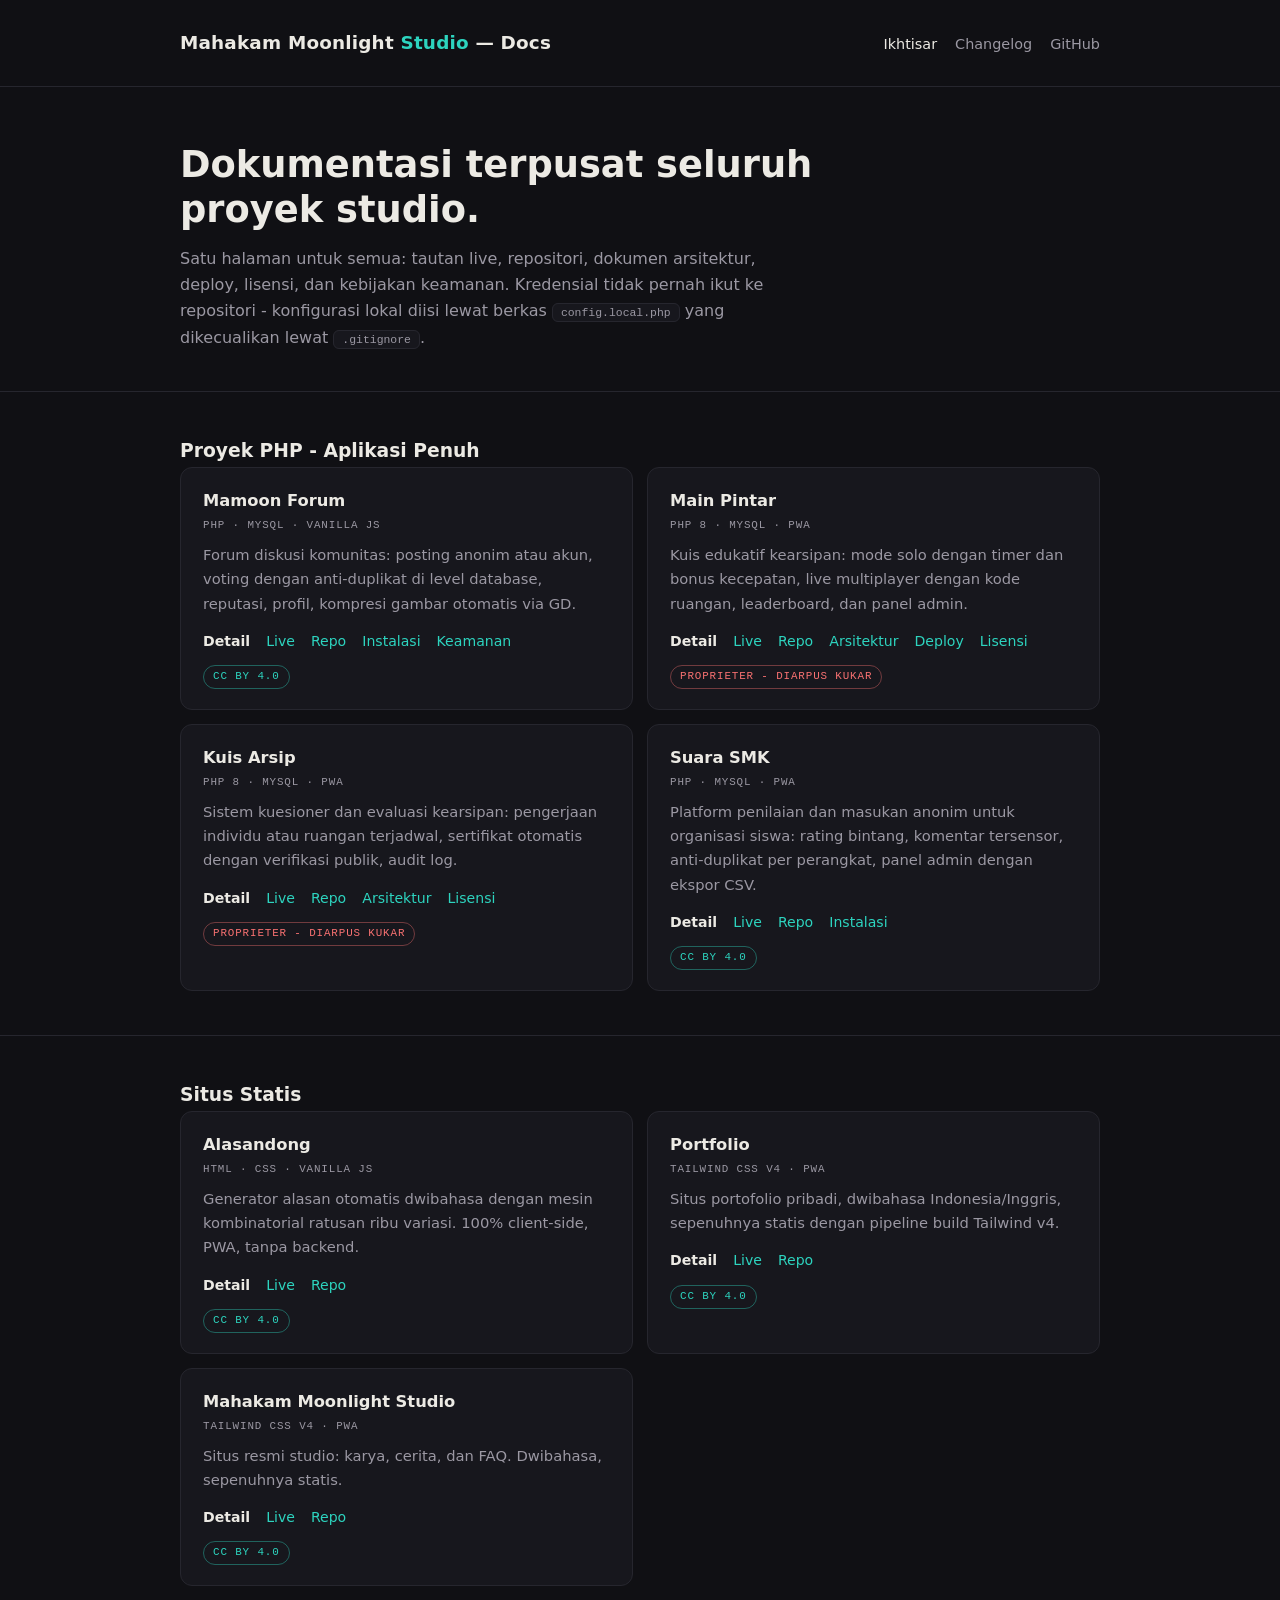
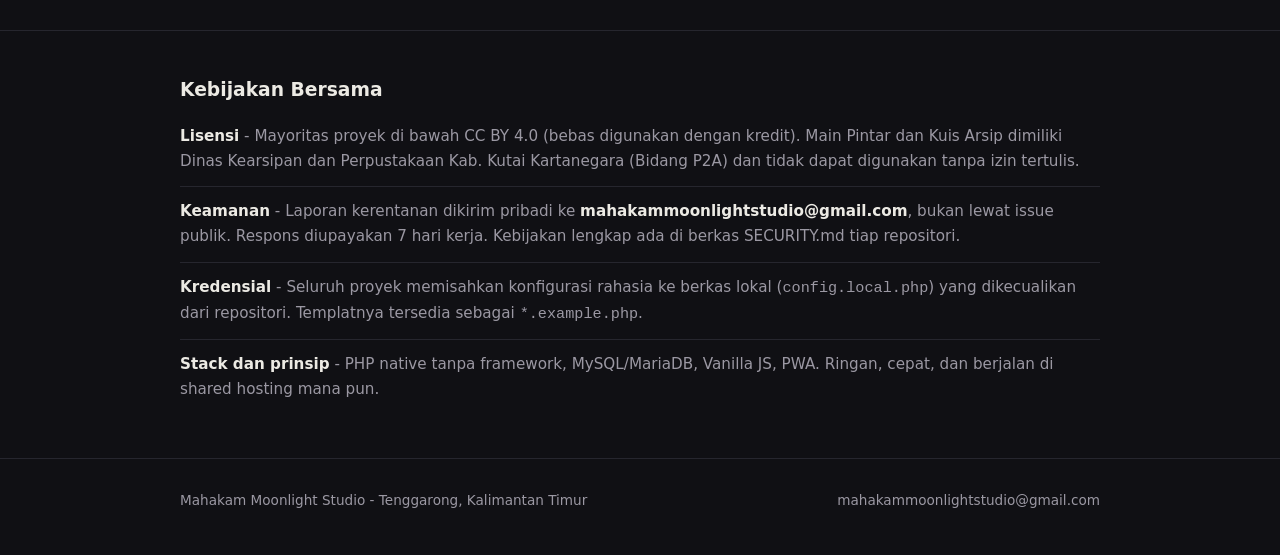
<file: index.html>
<!DOCTYPE html>
<html lang="id">
<head>
<meta charset="UTF-8">
<meta name="viewport" content="width=device-width, initial-scale=1.0">
<title>Dokumentasi - Mahakam Moonlight Studio</title>
<meta name="description" content="Dokumentasi terpusat seluruh proyek Mahakam Moonlight Studio: panduan instalasi, arsitektur, lisensi, dan keamanan.">
<style>
  :root {
    --bg: #101014; --surface: #17171d; --line: #26262e;
    --fg: #eceae4; --dim: #9b98a3; --accent: #2dd4bf;
  }
  * { margin: 0; padding: 0; box-sizing: border-box; }
  body {
    font-family: ui-sans-serif, system-ui, -apple-system, "Segoe UI", sans-serif;
    background: var(--bg); color: var(--fg); line-height: 1.65;
  }
  .wrap { max-width: 960px; margin: 0 auto; padding: 0 20px; }
  header { border-bottom: 1px solid var(--line); padding: 28px 0; }
  header .wrap { display: flex; align-items: baseline; justify-content: space-between; flex-wrap: wrap; gap: 8px; }
  header h1 { font-size: 1.15rem; letter-spacing: .01em; }
  header h1 span { color: var(--accent); }
  header a { color: var(--dim); text-decoration: none; font-size: .9rem; }
  header a:hover { color: var(--fg); }
  .hero { padding: 56px 0 40px; border-bottom: 1px solid var(--line); }
  .hero h2 { font-size: clamp(1.6rem, 4vw, 2.3rem); line-height: 1.2; max-width: 640px; }
  .hero p { margin-top: 14px; color: var(--dim); max-width: 620px; }
  .hero code { background: var(--surface); border: 1px solid var(--line); padding: 2px 8px; border-radius: 6px; font-size: .88em; }
  section { padding: 44px 0; border-bottom: 1px solid var(--line); }
  section > h3 { font-size: .8rem; text-transform: uppercase; letter-spacing: .18em; color: var(--accent); margin-bottom: 20px; }
  .grid { display: grid; gap: 14px; }
  @media (min-width: 720px) { .grid { grid-template-columns: 1fr 1fr; } }
  article {
    background: var(--surface); border: 1px solid var(--line);
    border-radius: 12px; padding: 20px 22px;
  }
  article h4 { font-size: 1.02rem; }
  article .stack { margin-top: 2px; font-family: ui-monospace, "Cascadia Mono", monospace; font-size: .68rem; text-transform: uppercase; letter-spacing: .08em; color: var(--dim); }
  article p { margin-top: 8px; font-size: .92rem; color: var(--dim); }
  article .links { margin-top: 14px; display: flex; flex-wrap: wrap; gap: 6px 16px; font-size: .88rem; }
  article .links a { color: var(--accent); text-decoration: none; }
  article .links a:hover { text-decoration: underline; }
  article .links a:first-child { color: var(--fg); font-weight: 600; }
  article h4 a { color: inherit; text-decoration: none; }
  article h4 a:hover { color: var(--accent); }
  article .badge { display: inline-block; margin-top: 12px; font-size: .68rem; font-family: ui-monospace, monospace; text-transform: uppercase; letter-spacing: .08em; padding: 2px 9px; border-radius: 99px; border: 1px solid var(--line); color: var(--dim); }
  article .badge.open { border-color: rgba(45, 212, 191, .4); color: var(--accent); }
  article .badge.closed { border-color: rgba(248, 113, 113, .4); color: #f87171; }
  ul.list { list-style: none; margin-top: 6px; }
  ul.list li { padding: 12px 0; border-bottom: 1px solid var(--line); font-size: .95rem; color: var(--dim); }
  ul.list li:last-child { border-bottom: 0; }
  ul.list strong { color: var(--fg); font-weight: 600; }
  footer { padding: 30px 0 46px; color: var(--dim); font-size: .85rem; }
  footer .wrap { display: flex; justify-content: space-between; flex-wrap: wrap; gap: 10px; }
  footer a { color: var(--dim); text-decoration: none; }
  footer a:hover { color: var(--fg); }
</style>
</head>
<body>

<header>
  <div class="wrap">
    <h1>Mahakam Moonlight <span>Studio</span> — Docs</h1>
    <nav style="display:flex; gap:18px">
      <a href="index.html" aria-current="page" style="color:var(--fg)">Ikhtisar</a>
      <a href="changelog.html">Changelog</a>
      <a href="https://github.com/mahakammoonlightstudio-beep">GitHub</a>
    </nav>
  </div>
</header>

<div class="hero">
  <div class="wrap">
    <h2>Dokumentasi terpusat seluruh proyek studio.</h2>
    <p>Satu halaman untuk semua: tautan live, repositori, dokumen arsitektur, deploy, lisensi, dan kebijakan keamanan. Kredensial tidak pernah ikut ke repositori - konfigurasi lokal diisi lewat berkas <code>config.local.php</code> yang dikecualikan lewat <code>.gitignore</code>.</p>
  </div>
</div>

<section>
  <div class="wrap">
    <h3>Proyek PHP - Aplikasi Penuh</h3>
    <div class="grid">
      <article>
        <h4><a href="projects/mamoon-forum.html">Mamoon Forum</a></h4>
        <p class="stack">PHP · MySQL · Vanilla JS</p>
        <p>Forum diskusi komunitas: posting anonim atau akun, voting dengan anti-duplikat di level database, reputasi, profil, kompresi gambar otomatis via GD.</p>
        <div class="links">
          <a href="projects/mamoon-forum.html">Detail</a>
          <a href="https://mamoon-forum.rf.gd/">Live</a>
          <a href="https://github.com/mahakammoonlightstudio-beep/mamoon-forum">Repo</a>
          <a href="https://github.com/mahakammoonlightstudio-beep/mamoon-forum#instalasi">Instalasi</a>
          <a href="https://github.com/mahakammoonlightstudio-beep/mamoon-forum/blob/main/SECURITY.md">Keamanan</a>
        </div>
        <span class="badge open">CC BY 4.0</span>
      </article>
      <article>
        <h4><a href="projects/main-pintar.html">Main Pintar</a></h4>
        <p class="stack">PHP 8 · MySQL · PWA</p>
        <p>Kuis edukatif kearsipan: mode solo dengan timer dan bonus kecepatan, live multiplayer dengan kode ruangan, leaderboard, dan panel admin.</p>
        <div class="links">
          <a href="projects/main-pintar.html">Detail</a>
          <a href="https://mainpintar.rf.gd/">Live</a>
          <a href="https://github.com/mahakammoonlightstudio-beep/main-pintar-new">Repo</a>
          <a href="https://github.com/mahakammoonlightstudio-beep/main-pintar-new/blob/main/ARCHITECTURE.md">Arsitektur</a>
          <a href="https://github.com/mahakammoonlightstudio-beep/main-pintar-new/blob/main/DEPLOY.md">Deploy</a>
          <a href="https://github.com/mahakammoonlightstudio-beep/main-pintar-new/blob/main/lisensi.md">Lisensi</a>
        </div>
        <span class="badge closed">Proprieter - Diarpus Kukar</span>
      </article>
      <article>
        <h4><a href="projects/kuis-arsip.html">Kuis Arsip</a></h4>
        <p class="stack">PHP 8 · MySQL · PWA</p>
        <p>Sistem kuesioner dan evaluasi kearsipan: pengerjaan individu atau ruangan terjadwal, sertifikat otomatis dengan verifikasi publik, audit log.</p>
        <div class="links">
          <a href="projects/kuis-arsip.html">Detail</a>
          <a href="https://kuis-arsip.rf.gd/">Live</a>
          <a href="https://github.com/mahakammoonlightstudio-beep/kuis-arsip">Repo</a>
          <a href="https://github.com/mahakammoonlightstudio-beep/kuis-arsip/blob/main/ARCHITECTURE.md">Arsitektur</a>
          <a href="https://github.com/mahakammoonlightstudio-beep/kuis-arsip/blob/main/LISENSI.md">Lisensi</a>
        </div>
        <span class="badge closed">Proprieter - Diarpus Kukar</span>
      </article>
      <article>
        <h4><a href="projects/suara-smk.html">Suara SMK</a></h4>
        <p class="stack">PHP · MySQL · PWA</p>
        <p>Platform penilaian dan masukan anonim untuk organisasi siswa: rating bintang, komentar tersensor, anti-duplikat per perangkat, panel admin dengan ekspor CSV.</p>
        <div class="links">
          <a href="projects/suara-smk.html">Detail</a>
          <a href="https://suara-smkn1tgr.infinityfreeapp.com/">Live</a>
          <a href="https://github.com/mahakammoonlightstudio-beep/suarasmk">Repo</a>
          <a href="https://github.com/mahakammoonlightstudio-beep/suarasmk#instalasi">Instalasi</a>
        </div>
        <span class="badge open">CC BY 4.0</span>
      </article>
    </div>
  </div>
</section>

<section>
  <div class="wrap">
    <h3>Situs Statis</h3>
    <div class="grid">
      <article>
        <h4><a href="projects/alasandong.html">Alasandong</a></h4>
        <p class="stack">HTML · CSS · Vanilla JS</p>
        <p>Generator alasan otomatis dwibahasa dengan mesin kombinatorial ratusan ribu variasi. 100% client-side, PWA, tanpa backend.</p>
        <div class="links">
          <a href="projects/alasandong.html">Detail</a>
          <a href="https://alasandong.my.id/">Live</a>
          <a href="https://github.com/mahakammoonlightstudio-beep/alasandong.my.id">Repo</a>
        </div>
        <span class="badge open">CC BY 4.0</span>
      </article>
      <article>
        <h4><a href="projects/portfolio.html">Portfolio</a></h4>
        <p class="stack">Tailwind CSS v4 · PWA</p>
        <p>Situs portofolio pribadi, dwibahasa Indonesia/Inggris, sepenuhnya statis dengan pipeline build Tailwind v4.</p>
        <div class="links">
          <a href="projects/portfolio.html">Detail</a>
          <a href="https://fauzan-raffa.page.gd/">Live</a>
          <a href="https://github.com/mahakammoonlightstudio-beep/cv-web-saya">Repo</a>
        </div>
        <span class="badge open">CC BY 4.0</span>
      </article>
      <article>
        <h4><a href="projects/studio.html">Mahakam Moonlight Studio</a></h4>
        <p class="stack">Tailwind CSS v4 · PWA</p>
        <p>Situs resmi studio: karya, cerita, dan FAQ. Dwibahasa, sepenuhnya statis.</p>
        <div class="links">
          <a href="projects/studio.html">Detail</a>
          <a href="https://mahakam-moonlight-studio.page.gd/">Live</a>
          <a href="https://github.com/mahakammoonlightstudio-beep/mms">Repo</a>
        </div>
        <span class="badge open">CC BY 4.0</span>
      </article>
    </div>
  </div>
</section>

<section>
  <div class="wrap">
    <h3>Kebijakan Bersama</h3>
    <ul class="list">
      <li><strong>Lisensi</strong> - Mayoritas proyek di bawah CC BY 4.0 (bebas digunakan dengan kredit). Main Pintar dan Kuis Arsip dimiliki Dinas Kearsipan dan Perpustakaan Kab. Kutai Kartanegara (Bidang P2A) dan tidak dapat digunakan tanpa izin tertulis.</li>
      <li><strong>Keamanan</strong> - Laporan kerentanan dikirim pribadi ke <strong>mahakammoonlightstudio@gmail.com</strong>, bukan lewat issue publik. Respons diupayakan 7 hari kerja. Kebijakan lengkap ada di berkas SECURITY.md tiap repositori.</li>
      <li><strong>Kredensial</strong> - Seluruh proyek memisahkan konfigurasi rahasia ke berkas lokal (<code>config.local.php</code>) yang dikecualikan dari repositori. Templatnya tersedia sebagai <code>*.example.php</code>.</li>
      <li><strong>Stack dan prinsip</strong> - PHP native tanpa framework, MySQL/MariaDB, Vanilla JS, PWA. Ringan, cepat, dan berjalan di shared hosting mana pun.</li>
    </ul>
  </div>
</section>

<footer>
  <div class="wrap">
    <span>Mahakam Moonlight Studio - Tenggarong, Kalimantan Timur</span>
    <a href="mailto:mahakammoonlightstudio@gmail.com">mahakammoonlightstudio@gmail.com</a>
  </div>
</footer>

</body>
</html>
</file>
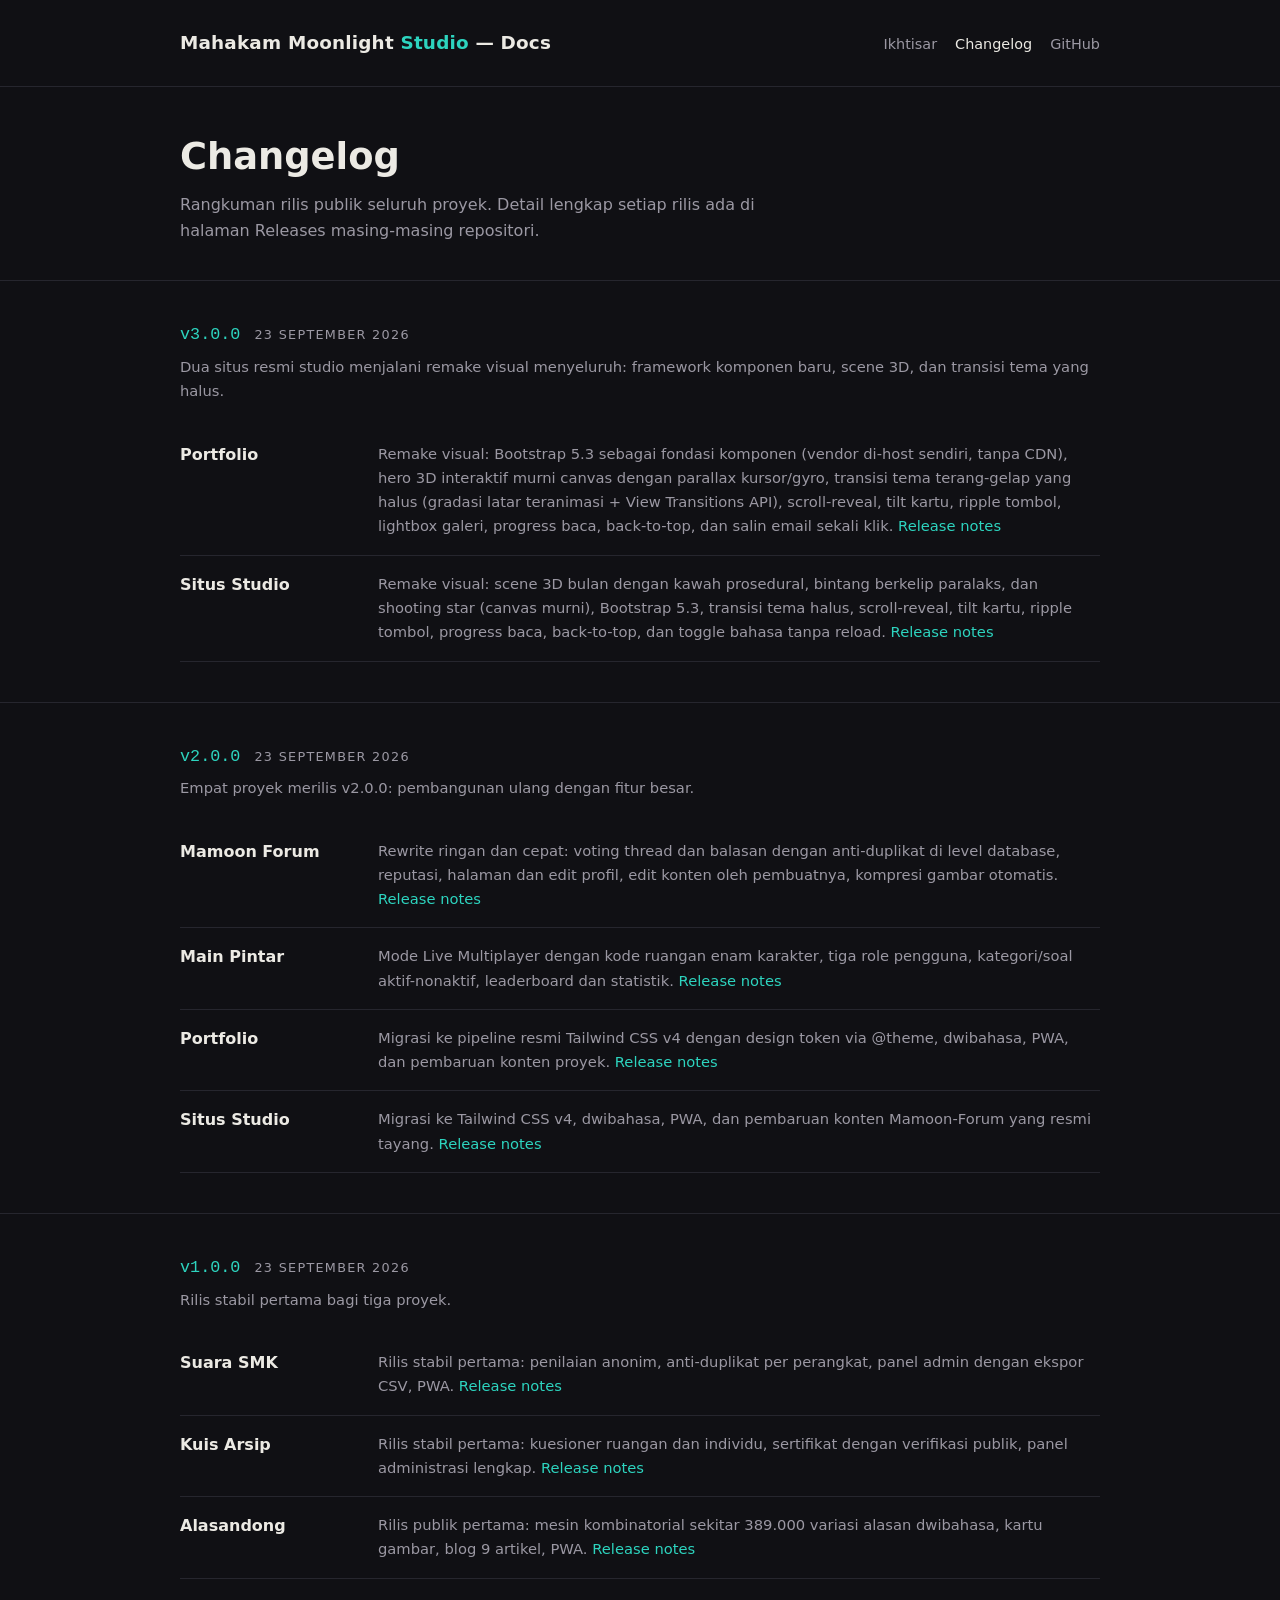
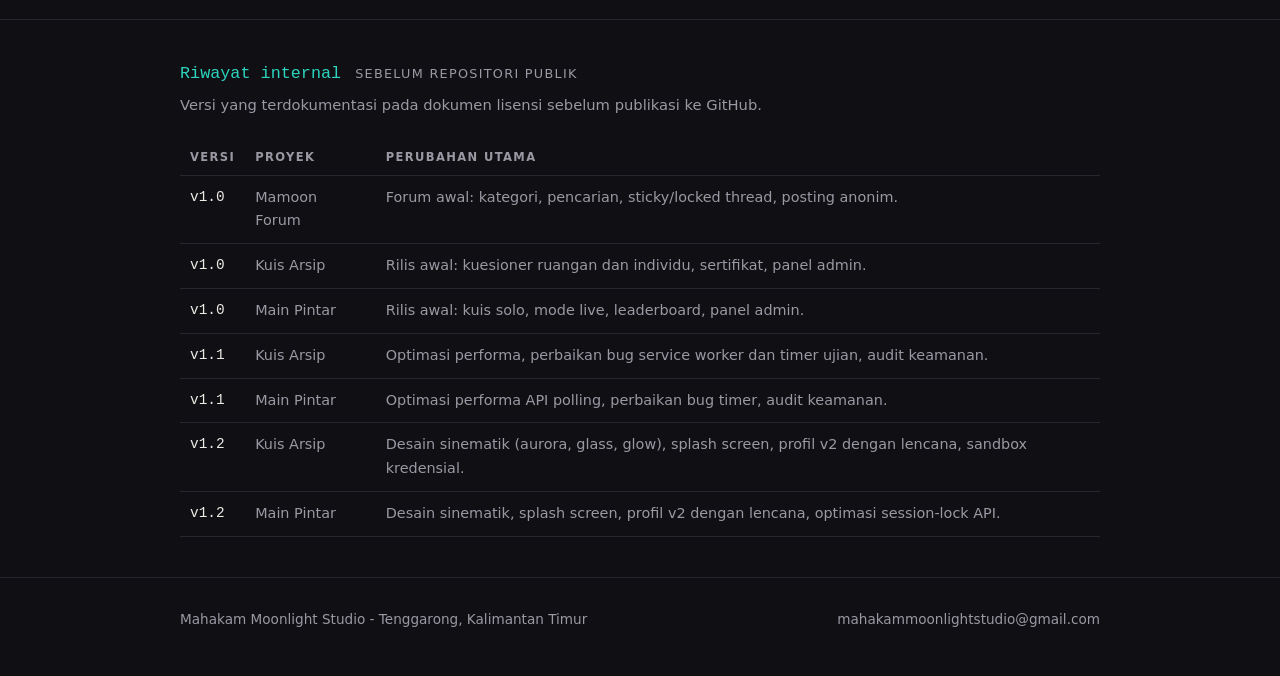
<file: changelog.html>
<!DOCTYPE html>
<html lang="id">
<head>
<meta charset="UTF-8">
<meta name="viewport" content="width=device-width, initial-scale=1.0">
<title>Changelog - Mahakam Moonlight Studio</title>
<meta name="description" content="Rangkuman rilis dan perubahan seluruh proyek Mahakam Moonlight Studio.">
<style>
  :root {
    --bg: #101014; --surface: #17171d; --line: #26262e;
    --fg: #eceae4; --dim: #9b98a3; --accent: #2dd4bf;
  }
  * { margin: 0; padding: 0; box-sizing: border-box; }
  body {
    font-family: ui-sans-serif, system-ui, -apple-system, "Segoe UI", sans-serif;
    background: var(--bg); color: var(--fg); line-height: 1.65;
  }
  .wrap { max-width: 960px; margin: 0 auto; padding: 0 20px; }
  header { border-bottom: 1px solid var(--line); padding: 28px 0; }
  header .wrap { display: flex; align-items: baseline; justify-content: space-between; flex-wrap: wrap; gap: 8px; }
  header h1 { font-size: 1.15rem; letter-spacing: .01em; }
  header h1 span { color: var(--accent); }
  header nav { display: flex; gap: 18px; }
  header nav a { color: var(--dim); text-decoration: none; font-size: .9rem; }
  header nav a:hover, header nav a[aria-current] { color: var(--fg); }
  .hero { padding: 48px 0 36px; border-bottom: 1px solid var(--line); }
  .hero h2 { font-size: clamp(1.6rem, 4vw, 2.3rem); line-height: 1.2; }
  .hero p { margin-top: 12px; color: var(--dim); max-width: 640px; }
  section { padding: 40px 0; border-bottom: 1px solid var(--line); }
  .rel-head { display: flex; align-items: baseline; gap: 14px; flex-wrap: wrap; margin-bottom: 6px; }
  .ver { font-family: ui-monospace, "Cascadia Mono", monospace; font-size: 1.05rem; color: var(--accent); }
  .rel-date { font-size: .8rem; color: var(--dim); text-transform: uppercase; letter-spacing: .1em; }
  .rel-sub { color: var(--dim); font-size: .92rem; margin-bottom: 22px; }
  ul.entries { list-style: none; }
  ul.entries li {
    display: grid; gap: 2px 18px; padding: 16px 0;
    border-bottom: 1px solid var(--line);
  }
  @media (min-width: 720px) { ul.entries li { grid-template-columns: 180px 1fr; } }
  ul.entries .proj { font-weight: 600; }
  ul.entries .proj a { color: var(--fg); text-decoration: none; }
  ul.entries .proj a:hover { color: var(--accent); }
  ul.entries .desc { color: var(--dim); font-size: .92rem; }
  ul.entries .desc a { color: var(--accent); text-decoration: none; }
  ul.entries .desc a:hover { text-decoration: underline; }
  table.hist { width: 100%; border-collapse: collapse; font-size: .9rem; margin-top: 6px; }
  table.hist th { text-align: left; font-size: .72rem; text-transform: uppercase; letter-spacing: .12em; color: var(--dim); font-weight: 600; padding: 8px 10px; border-bottom: 1px solid var(--line); }
  table.hist td { padding: 10px; border-bottom: 1px solid var(--line); color: var(--dim); vertical-align: top; }
  table.hist td:first-child { color: var(--fg); font-family: ui-monospace, monospace; white-space: nowrap; }
  footer { padding: 30px 0 46px; color: var(--dim); font-size: .85rem; }
  footer .wrap { display: flex; justify-content: space-between; flex-wrap: wrap; gap: 10px; }
  footer a { color: var(--dim); text-decoration: none; }
  footer a:hover { color: var(--fg); }
</style>
</head>
<body>

<header>
  <div class="wrap">
    <h1>Mahakam Moonlight <span>Studio</span> — Docs</h1>
    <nav>
      <a href="index.html">Ikhtisar</a>
      <a href="changelog.html" aria-current="page">Changelog</a>
      <a href="https://github.com/mahakammoonlightstudio-beep">GitHub</a>
    </nav>
  </div>
</header>

<div class="hero">
  <div class="wrap">
    <h2>Changelog</h2>
    <p>Rangkuman rilis publik seluruh proyek. Detail lengkap setiap rilis ada di halaman Releases masing-masing repositori.</p>
  </div>
</div>

<section>
  <div class="wrap">
    <div class="rel-head"><span class="ver">v3.0.0</span><span class="rel-date">23 September 2026</span></div>
    <p class="rel-sub">Dua situs resmi studio menjalani remake visual menyeluruh: framework komponen baru, scene 3D, dan transisi tema yang halus.</p>
    <ul class="entries">
      <li>
        <span class="proj"><a href="https://github.com/mahakammoonlightstudio-beep/cv-web-saya/releases/tag/v3.0.0">Portfolio</a></span>
        <span class="desc">Remake visual: Bootstrap 5.3 sebagai fondasi komponen (vendor di-host sendiri, tanpa CDN), hero 3D interaktif murni canvas dengan parallax kursor/gyro, transisi tema terang-gelap yang halus (gradasi latar teranimasi + View Transitions API), scroll-reveal, tilt kartu, ripple tombol, lightbox galeri, progress baca, back-to-top, dan salin email sekali klik. <a href="https://github.com/mahakammoonlightstudio-beep/cv-web-saya/releases">Release notes</a></span>
      </li>
      <li>
        <span class="proj"><a href="https://github.com/mahakammoonlightstudio-beep/mms/releases/tag/v3.0.0">Situs Studio</a></span>
        <span class="desc">Remake visual: scene 3D bulan dengan kawah prosedural, bintang berkelip paralaks, dan shooting star (canvas murni), Bootstrap 5.3, transisi tema halus, scroll-reveal, tilt kartu, ripple tombol, progress baca, back-to-top, dan toggle bahasa tanpa reload. <a href="https://github.com/mahakammoonlightstudio-beep/mms/releases">Release notes</a></span>
      </li>
    </ul>
  </div>
</section>

<section>
  <div class="wrap">
    <div class="rel-head"><span class="ver">v2.0.0</span><span class="rel-date">23 September 2026</span></div>
    <p class="rel-sub">Empat proyek merilis v2.0.0: pembangunan ulang dengan fitur besar.</p>
    <ul class="entries">
      <li>
        <span class="proj"><a href="https://github.com/mahakammoonlightstudio-beep/mamoon-forum/releases/tag/v2.0.0">Mamoon Forum</a></span>
        <span class="desc">Rewrite ringan dan cepat: voting thread dan balasan dengan anti-duplikat di level database, reputasi, halaman dan edit profil, edit konten oleh pembuatnya, kompresi gambar otomatis. <a href="https://github.com/mahakammoonlightstudio-beep/mamoon-forum/releases">Release notes</a></span>
      </li>
      <li>
        <span class="proj"><a href="https://github.com/mahakammoonlightstudio-beep/main-pintar-new/releases/tag/v2.0.0">Main Pintar</a></span>
        <span class="desc">Mode Live Multiplayer dengan kode ruangan enam karakter, tiga role pengguna, kategori/soal aktif-nonaktif, leaderboard dan statistik. <a href="https://github.com/mahakammoonlightstudio-beep/main-pintar-new/releases">Release notes</a></span>
      </li>
      <li>
        <span class="proj"><a href="https://github.com/mahakammoonlightstudio-beep/cv-web-saya/releases/tag/v2.0.0">Portfolio</a></span>
        <span class="desc">Migrasi ke pipeline resmi Tailwind CSS v4 dengan design token via @theme, dwibahasa, PWA, dan pembaruan konten proyek. <a href="https://github.com/mahakammoonlightstudio-beep/cv-web-saya/releases">Release notes</a></span>
      </li>
      <li>
        <span class="proj"><a href="https://github.com/mahakammoonlightstudio-beep/mms/releases/tag/v2.0.0">Situs Studio</a></span>
        <span class="desc">Migrasi ke Tailwind CSS v4, dwibahasa, PWA, dan pembaruan konten Mamoon-Forum yang resmi tayang. <a href="https://github.com/mahakammoonlightstudio-beep/mms/releases">Release notes</a></span>
      </li>
    </ul>
  </div>
</section>

<section>
  <div class="wrap">
    <div class="rel-head"><span class="ver">v1.0.0</span><span class="rel-date">23 September 2026</span></div>
    <p class="rel-sub">Rilis stabil pertama bagi tiga proyek.</p>
    <ul class="entries">
      <li>
        <span class="proj"><a href="https://github.com/mahakammoonlightstudio-beep/suarasmk/releases/tag/v1.0.0">Suara SMK</a></span>
        <span class="desc">Rilis stabil pertama: penilaian anonim, anti-duplikat per perangkat, panel admin dengan ekspor CSV, PWA. <a href="https://github.com/mahakammoonlightstudio-beep/suarasmk/releases">Release notes</a></span>
      </li>
      <li>
        <span class="proj"><a href="https://github.com/mahakammoonlightstudio-beep/kuis-arsip/releases/tag/v1.0.0">Kuis Arsip</a></span>
        <span class="desc">Rilis stabil pertama: kuesioner ruangan dan individu, sertifikat dengan verifikasi publik, panel administrasi lengkap. <a href="https://github.com/mahakammoonlightstudio-beep/kuis-arsip/releases">Release notes</a></span>
      </li>
      <li>
        <span class="proj"><a href="https://github.com/mahakammoonlightstudio-beep/alasandong.my.id/releases/tag/v1.0.0">Alasandong</a></span>
        <span class="desc">Rilis publik pertama: mesin kombinatorial sekitar 389.000 variasi alasan dwibahasa, kartu gambar, blog 9 artikel, PWA. <a href="https://github.com/mahakammoonlightstudio-beep/alasandong.my.id/releases">Release notes</a></span>
      </li>
    </ul>
  </div>
</section>

<section>
  <div class="wrap">
    <div class="rel-head"><span class="ver">Riwayat internal</span><span class="rel-date">sebelum repositori publik</span></div>
    <p class="rel-sub">Versi yang terdokumentasi pada dokumen lisensi sebelum publikasi ke GitHub.</p>
    <table class="hist">
      <thead>
        <tr><th>Versi</th><th>Proyek</th><th>Perubahan utama</th></tr>
      </thead>
      <tbody>
        <tr><td>v1.0</td><td>Mamoon Forum</td><td>Forum awal: kategori, pencarian, sticky/locked thread, posting anonim.</td></tr>
        <tr><td>v1.0</td><td>Kuis Arsip</td><td>Rilis awal: kuesioner ruangan dan individu, sertifikat, panel admin.</td></tr>
        <tr><td>v1.0</td><td>Main Pintar</td><td>Rilis awal: kuis solo, mode live, leaderboard, panel admin.</td></tr>
        <tr><td>v1.1</td><td>Kuis Arsip</td><td>Optimasi performa, perbaikan bug service worker dan timer ujian, audit keamanan.</td></tr>
        <tr><td>v1.1</td><td>Main Pintar</td><td>Optimasi performa API polling, perbaikan bug timer, audit keamanan.</td></tr>
        <tr><td>v1.2</td><td>Kuis Arsip</td><td>Desain sinematik (aurora, glass, glow), splash screen, profil v2 dengan lencana, sandbox kredensial.</td></tr>
        <tr><td>v1.2</td><td>Main Pintar</td><td>Desain sinematik, splash screen, profil v2 dengan lencana, optimasi session-lock API.</td></tr>
      </tbody>
    </table>
  </div>
</section>

<footer>
  <div class="wrap">
    <span>Mahakam Moonlight Studio - Tenggarong, Kalimantan Timur</span>
    <a href="mailto:mahakammoonlightstudio@gmail.com">mahakammoonlightstudio@gmail.com</a>
  </div>
</footer>

</body>
</html>
</file>
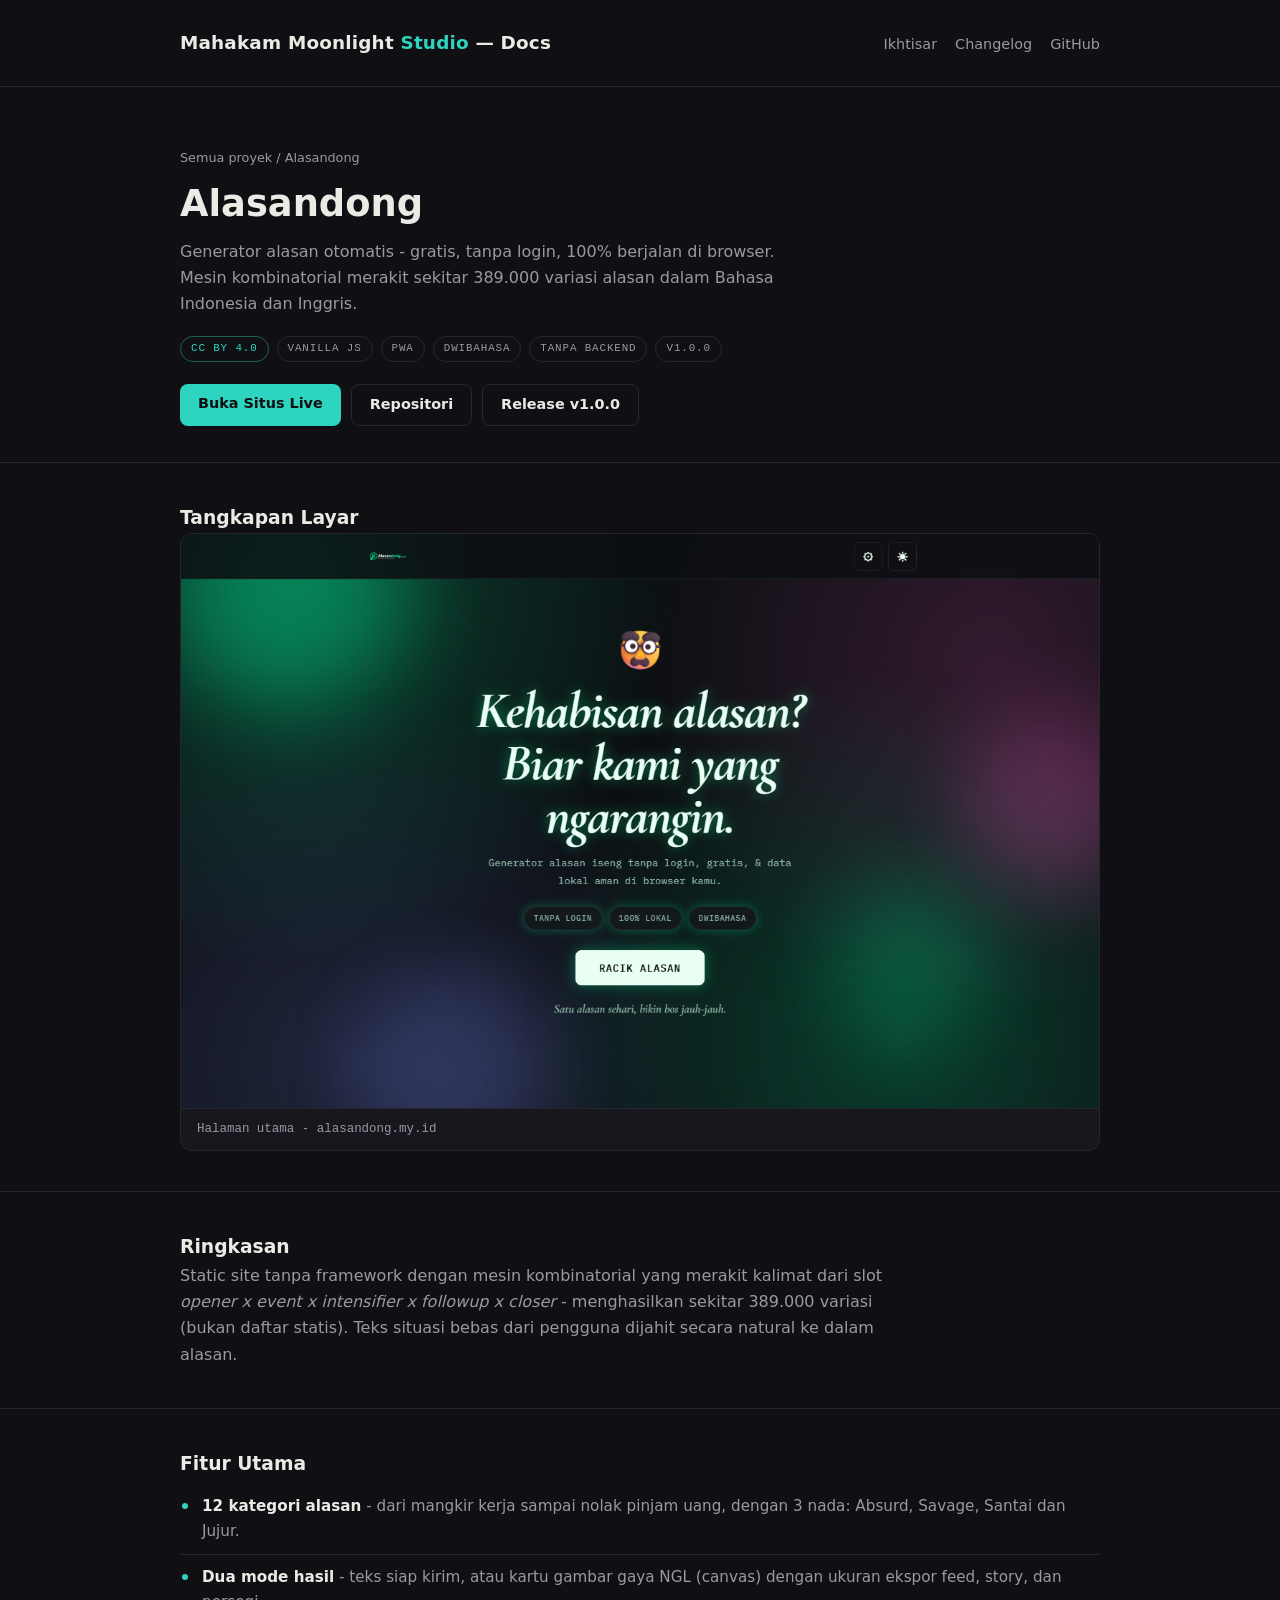
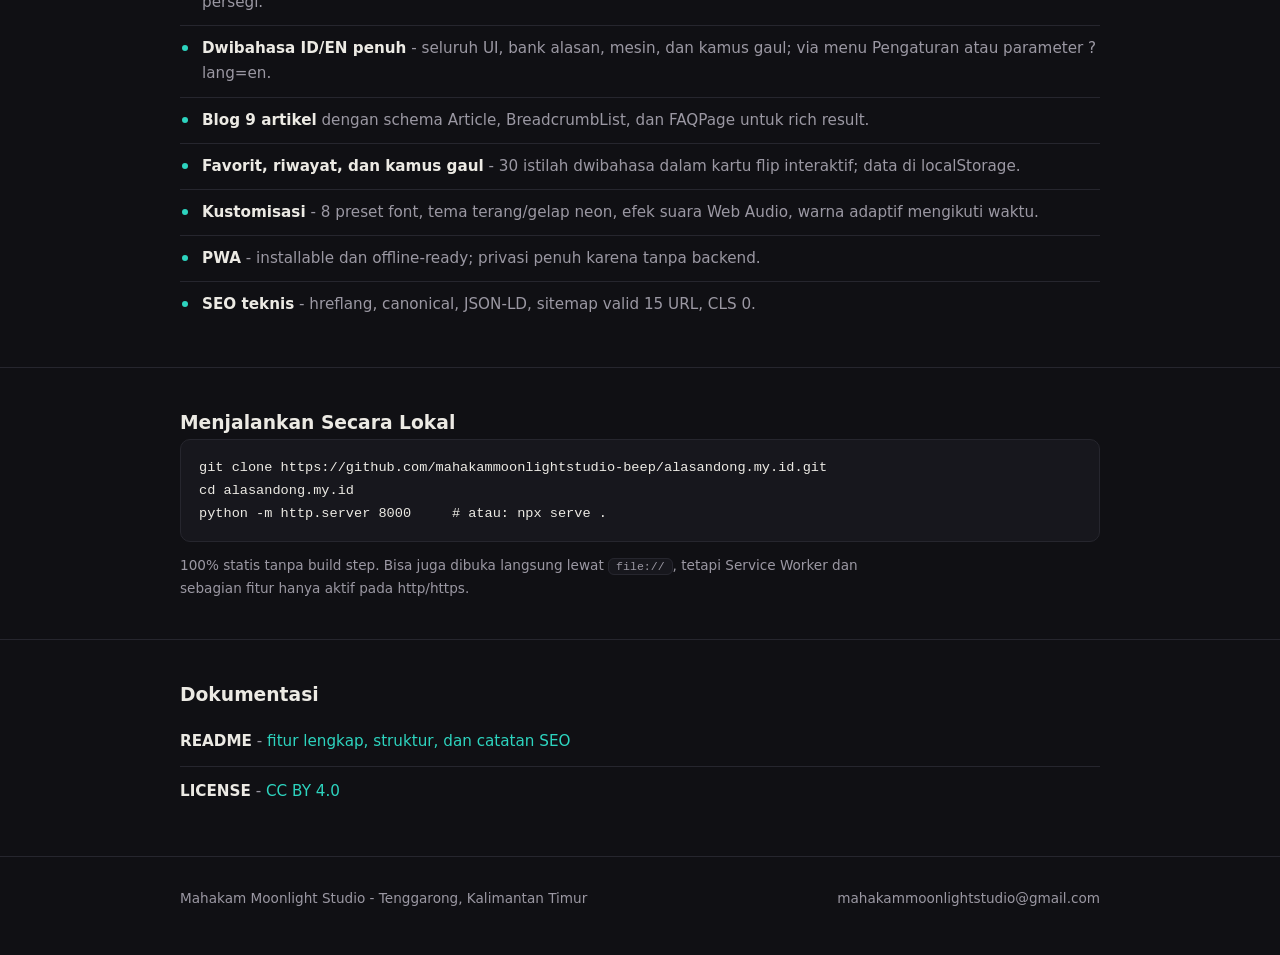
<file: projects/alasandong.html>
<!DOCTYPE html>
<html lang="id">
<head>
<meta charset="UTF-8">
<meta name="viewport" content="width=device-width, initial-scale=1.0">
<title>Alasandong - Dokumentasi Mahakam Moonlight Studio</title>
<meta name="description" content="Detail proyek Alasandong: generator alasan otomatis dwibahasa dengan mesin kombinatorial ratusan ribu variasi.">
<link rel="stylesheet" href="../assets/style.css">
</head>
<body>

<header>
  <div class="wrap">
    <h1>Mahakam Moonlight <span>Studio</span> — Docs</h1>
    <nav>
      <a href="../index.html">Ikhtisar</a>
      <a href="../changelog.html">Changelog</a>
      <a href="https://github.com/mahakammoonlightstudio-beep">GitHub</a>
    </nav>
  </div>
</header>

<div class="hero">
  <div class="wrap">
    <p class="crumb"><a href="../index.html">Semua proyek</a> / Alasandong</p>
    <h2>Alasandong</h2>
    <p class="tag">Generator alasan otomatis - gratis, tanpa login, 100% berjalan di browser. Mesin kombinatorial merakit sekitar 389.000 variasi alasan dalam Bahasa Indonesia dan Inggris.</p>
    <div class="badges">
      <span class="badge open">CC BY 4.0</span>
      <span class="badge">Vanilla JS</span>
      <span class="badge">PWA</span>
      <span class="badge">Dwibahasa</span>
      <span class="badge">Tanpa Backend</span>
      <span class="badge">v1.0.0</span>
    </div>
    <div class="cta">
      <a class="btn" href="https://alasandong.my.id/">Buka Situs Live</a>
      <a class="btn ghost" href="https://github.com/mahakammoonlightstudio-beep/alasandong.my.id">Repositori</a>
      <a class="btn ghost" href="https://github.com/mahakammoonlightstudio-beep/alasandong.my.id/releases/tag/v1.0.0">Release v1.0.0</a>
    </div>
  </div>
</div>

<section>
  <div class="wrap">
    <h3>Tangkapan Layar</h3>
    <figure class="shot">
      <img src="../assets/screenshots/alasandong.png" alt="Tampilan halaman utama Alasandong" loading="lazy" width="1280" height="800">
      <figcaption>Halaman utama - alasandong.my.id</figcaption>
    </figure>
  </div>
</section>

<section>
  <div class="wrap">
    <h3>Ringkasan</h3>
    <p>Static site tanpa framework dengan mesin kombinatorial yang merakit kalimat dari slot <em>opener x event x intensifier x followup x closer</em> - menghasilkan sekitar 389.000 variasi (bukan daftar statis). Teks situasi bebas dari pengguna dijahit secara natural ke dalam alasan.</p>
  </div>
</section>

<section>
  <div class="wrap">
    <h3>Fitur Utama</h3>
    <ul class="feat">
      <li><strong>12 kategori alasan</strong> - dari mangkir kerja sampai nolak pinjam uang, dengan 3 nada: Absurd, Savage, Santai dan Jujur.</li>
      <li><strong>Dua mode hasil</strong> - teks siap kirim, atau kartu gambar gaya NGL (canvas) dengan ukuran ekspor feed, story, dan persegi.</li>
      <li><strong>Dwibahasa ID/EN penuh</strong> - seluruh UI, bank alasan, mesin, dan kamus gaul; via menu Pengaturan atau parameter ?lang=en.</li>
      <li><strong>Blog 9 artikel</strong> dengan schema Article, BreadcrumbList, dan FAQPage untuk rich result.</li>
      <li><strong>Favorit, riwayat, dan kamus gaul</strong> - 30 istilah dwibahasa dalam kartu flip interaktif; data di localStorage.</li>
      <li><strong>Kustomisasi</strong> - 8 preset font, tema terang/gelap neon, efek suara Web Audio, warna adaptif mengikuti waktu.</li>
      <li><strong>PWA</strong> - installable dan offline-ready; privasi penuh karena tanpa backend.</li>
      <li><strong>SEO teknis</strong> - hreflang, canonical, JSON-LD, sitemap valid 15 URL, CLS 0.</li>
    </ul>
  </div>
</section>

<section>
  <div class="wrap">
    <h3>Menjalankan Secara Lokal</h3>
    <pre class="code">git clone https://github.com/mahakammoonlightstudio-beep/alasandong.my.id.git
cd alasandong.my.id
python -m http.server 8000     # atau: npx serve .</pre>
    <p class="note">100% statis tanpa build step. Bisa juga dibuka langsung lewat <code>file://</code>, tetapi Service Worker dan sebagian fitur hanya aktif pada http/https.</p>
  </div>
</section>

<section>
  <div class="wrap">
    <h3>Dokumentasi</h3>
    <ul class="list">
      <li><strong>README</strong> - <a href="https://github.com/mahakammoonlightstudio-beep/alasandong.my.id">fitur lengkap, struktur, dan catatan SEO</a></li>
      <li><strong>LICENSE</strong> - <a href="https://github.com/mahakammoonlightstudio-beep/alasandong.my.id/blob/main/LICENSE">CC BY 4.0</a></li>
    </ul>
  </div>
</section>

<footer>
  <div class="wrap">
    <span>Mahakam Moonlight Studio - Tenggarong, Kalimantan Timur</span>
    <a href="mailto:mahakammoonlightstudio@gmail.com">mahakammoonlightstudio@gmail.com</a>
  </div>
</footer>

</body>
</html>
</file>
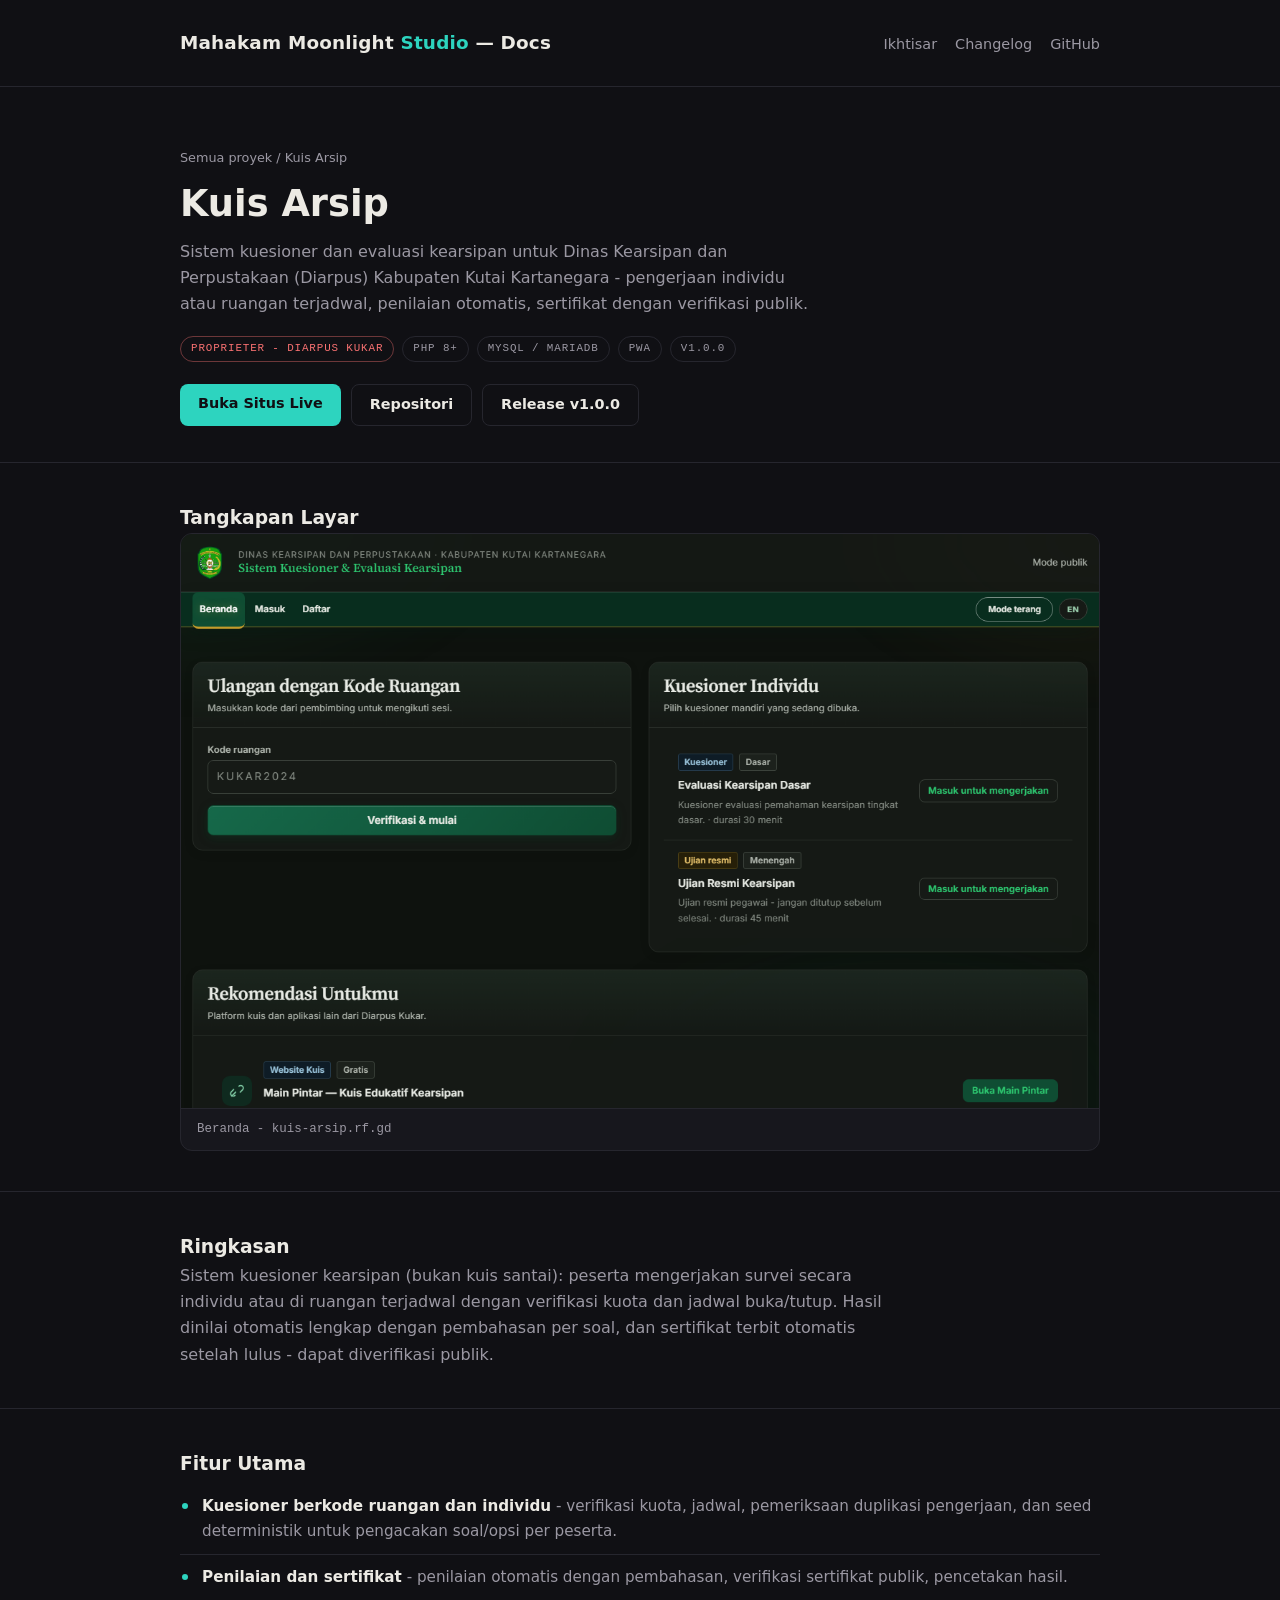
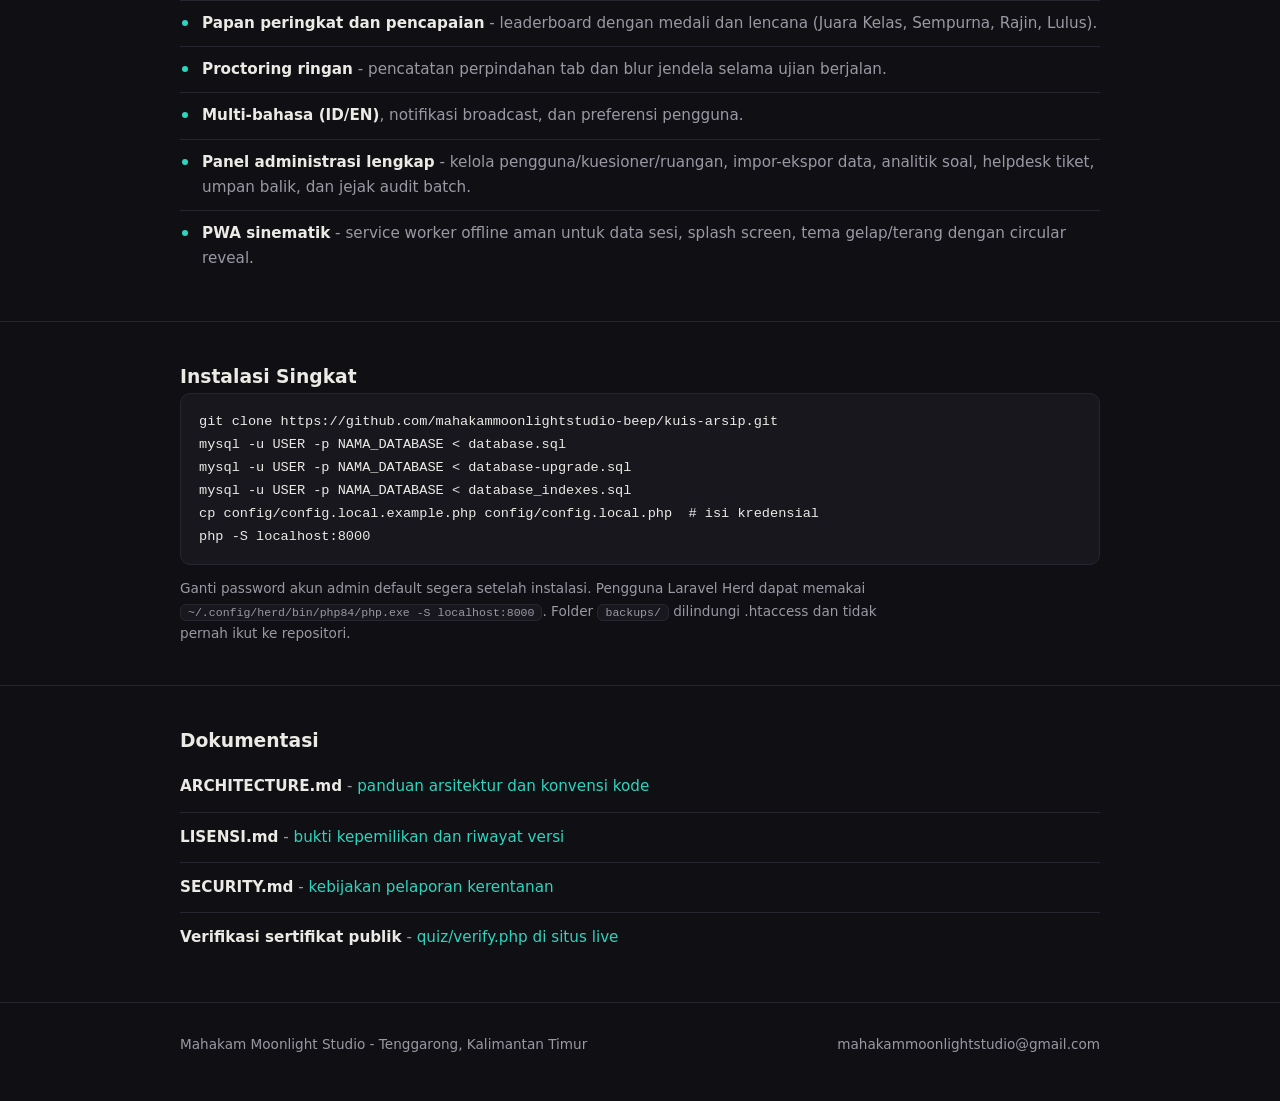
<file: projects/kuis-arsip.html>
<!DOCTYPE html>
<html lang="id">
<head>
<meta charset="UTF-8">
<meta name="viewport" content="width=device-width, initial-scale=1.0">
<title>Kuis Arsip - Dokumentasi Mahakam Moonlight Studio</title>
<meta name="description" content="Detail proyek Kuis Arsip: sistem kuesioner dan evaluasi kearsipan dengan sertifikat terverifikasi publik.">
<link rel="stylesheet" href="../assets/style.css">
</head>
<body>

<header>
  <div class="wrap">
    <h1>Mahakam Moonlight <span>Studio</span> — Docs</h1>
    <nav>
      <a href="../index.html">Ikhtisar</a>
      <a href="../changelog.html">Changelog</a>
      <a href="https://github.com/mahakammoonlightstudio-beep">GitHub</a>
    </nav>
  </div>
</header>

<div class="hero">
  <div class="wrap">
    <p class="crumb"><a href="../index.html">Semua proyek</a> / Kuis Arsip</p>
    <h2>Kuis Arsip</h2>
    <p class="tag">Sistem kuesioner dan evaluasi kearsipan untuk Dinas Kearsipan dan Perpustakaan (Diarpus) Kabupaten Kutai Kartanegara - pengerjaan individu atau ruangan terjadwal, penilaian otomatis, sertifikat dengan verifikasi publik.</p>
    <div class="badges">
      <span class="badge closed">Proprieter - Diarpus Kukar</span>
      <span class="badge">PHP 8+</span>
      <span class="badge">MySQL / MariaDB</span>
      <span class="badge">PWA</span>
      <span class="badge">v1.0.0</span>
    </div>
    <div class="cta">
      <a class="btn" href="https://kuis-arsip.rf.gd/">Buka Situs Live</a>
      <a class="btn ghost" href="https://github.com/mahakammoonlightstudio-beep/kuis-arsip">Repositori</a>
      <a class="btn ghost" href="https://github.com/mahakammoonlightstudio-beep/kuis-arsip/releases/tag/v1.0.0">Release v1.0.0</a>
    </div>
  </div>
</div>

<section>
  <div class="wrap">
    <h3>Tangkapan Layar</h3>
    <figure class="shot">
      <img src="../assets/screenshots/kuis-arsip.png" alt="Tampilan beranda Kuis Arsip" loading="lazy" width="1280" height="800">
      <figcaption>Beranda - kuis-arsip.rf.gd</figcaption>
    </figure>
  </div>
</section>

<section>
  <div class="wrap">
    <h3>Ringkasan</h3>
    <p>Sistem kuesioner kearsipan (bukan kuis santai): peserta mengerjakan survei secara individu atau di ruangan terjadwal dengan verifikasi kuota dan jadwal buka/tutup. Hasil dinilai otomatis lengkap dengan pembahasan per soal, dan sertifikat terbit otomatis setelah lulus - dapat diverifikasi publik.</p>
  </div>
</section>

<section>
  <div class="wrap">
    <h3>Fitur Utama</h3>
    <ul class="feat">
      <li><strong>Kuesioner berkode ruangan dan individu</strong> - verifikasi kuota, jadwal, pemeriksaan duplikasi pengerjaan, dan seed deterministik untuk pengacakan soal/opsi per peserta.</li>
      <li><strong>Penilaian dan sertifikat</strong> - penilaian otomatis dengan pembahasan, verifikasi sertifikat publik, pencetakan hasil.</li>
      <li><strong>Papan peringkat dan pencapaian</strong> - leaderboard dengan medali dan lencana (Juara Kelas, Sempurna, Rajin, Lulus).</li>
      <li><strong>Proctoring ringan</strong> - pencatatan perpindahan tab dan blur jendela selama ujian berjalan.</li>
      <li><strong>Multi-bahasa (ID/EN)</strong>, notifikasi broadcast, dan preferensi pengguna.</li>
      <li><strong>Panel administrasi lengkap</strong> - kelola pengguna/kuesioner/ruangan, impor-ekspor data, analitik soal, helpdesk tiket, umpan balik, dan jejak audit batch.</li>
      <li><strong>PWA sinematik</strong> - service worker offline aman untuk data sesi, splash screen, tema gelap/terang dengan circular reveal.</li>
    </ul>
  </div>
</section>

<section>
  <div class="wrap">
    <h3>Instalasi Singkat</h3>
    <pre class="code">git clone https://github.com/mahakammoonlightstudio-beep/kuis-arsip.git
mysql -u USER -p NAMA_DATABASE &lt; database.sql
mysql -u USER -p NAMA_DATABASE &lt; database-upgrade.sql
mysql -u USER -p NAMA_DATABASE &lt; database_indexes.sql
cp config/config.local.example.php config/config.local.php  # isi kredensial
php -S localhost:8000</pre>
    <p class="note">Ganti password akun admin default segera setelah instalasi. Pengguna Laravel Herd dapat memakai <code>~/.config/herd/bin/php84/php.exe -S localhost:8000</code>. Folder <code>backups/</code> dilindungi .htaccess dan tidak pernah ikut ke repositori.</p>
  </div>
</section>

<section>
  <div class="wrap">
    <h3>Dokumentasi</h3>
    <ul class="list">
      <li><strong>ARCHITECTURE.md</strong> - <a href="https://github.com/mahakammoonlightstudio-beep/kuis-arsip/blob/main/ARCHITECTURE.md">panduan arsitektur dan konvensi kode</a></li>
      <li><strong>LISENSI.md</strong> - <a href="https://github.com/mahakammoonlightstudio-beep/kuis-arsip/blob/main/LISENSI.md">bukti kepemilikan dan riwayat versi</a></li>
      <li><strong>SECURITY.md</strong> - <a href="https://github.com/mahakammoonlightstudio-beep/kuis-arsip/blob/main/SECURITY.md">kebijakan pelaporan kerentanan</a></li>
      <li><strong>Verifikasi sertifikat publik</strong> - <a href="https://kuis-arsip.rf.gd/quiz/verify.php">quiz/verify.php di situs live</a></li>
    </ul>
  </div>
</section>

<footer>
  <div class="wrap">
    <span>Mahakam Moonlight Studio - Tenggarong, Kalimantan Timur</span>
    <a href="mailto:mahakammoonlightstudio@gmail.com">mahakammoonlightstudio@gmail.com</a>
  </div>
</footer>

</body>
</html>
</file>
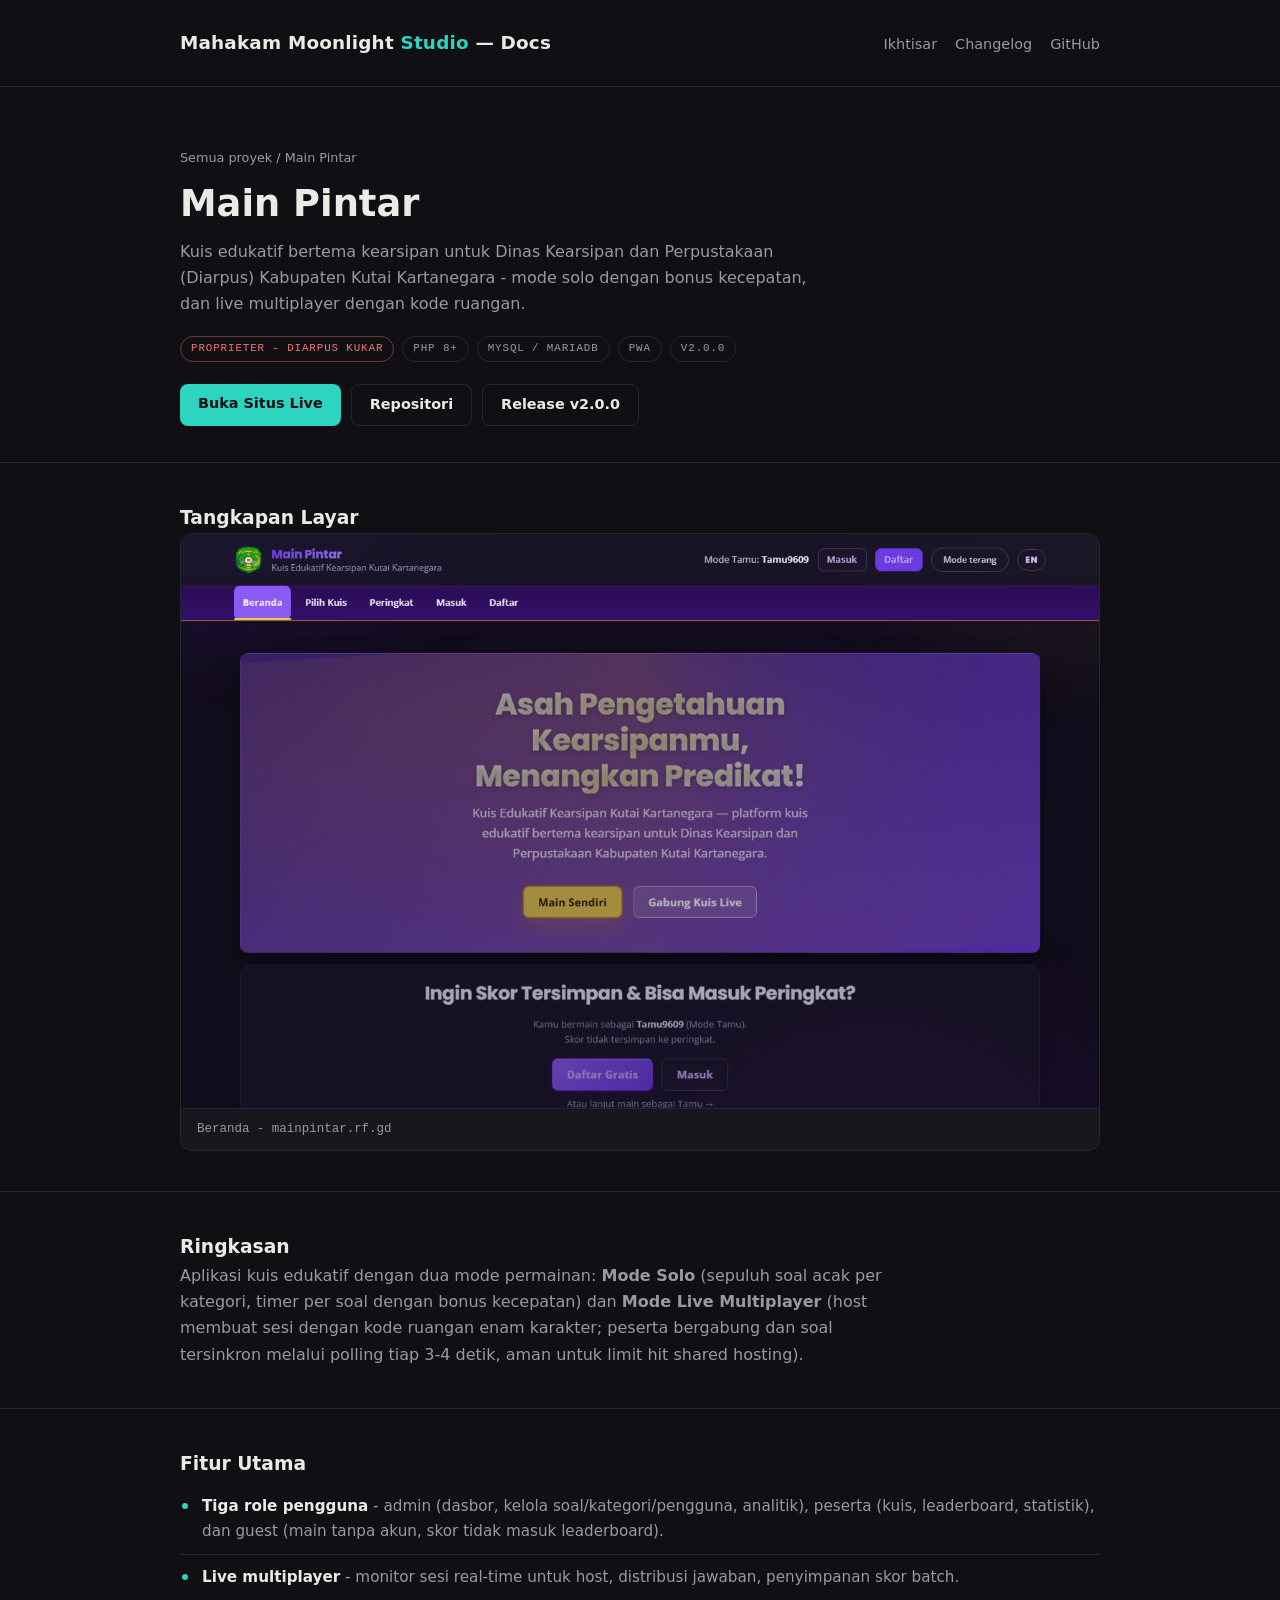
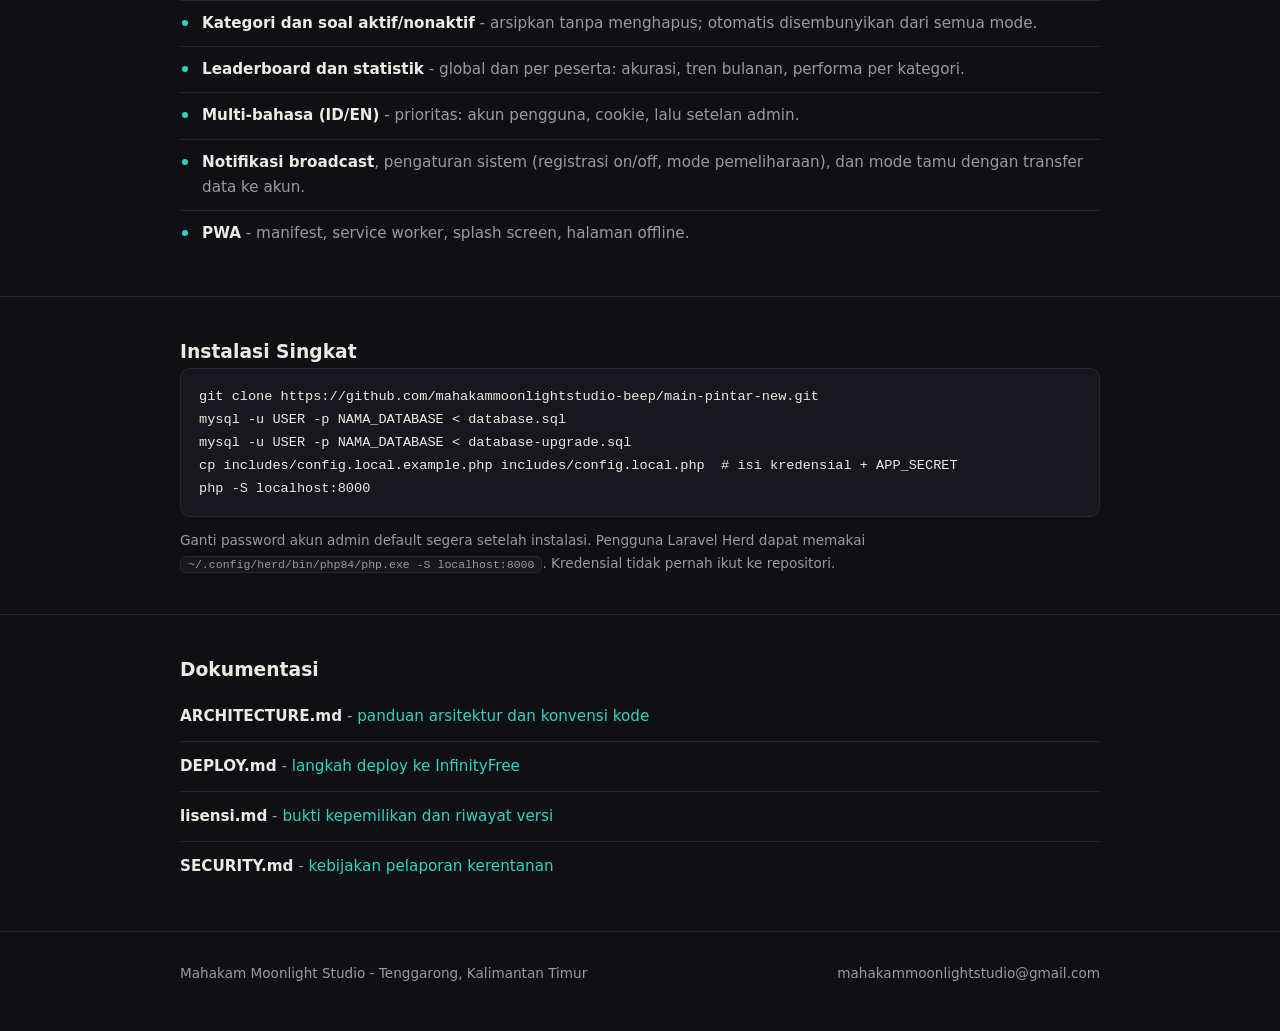
<file: projects/main-pintar.html>
<!DOCTYPE html>
<html lang="id">
<head>
<meta charset="UTF-8">
<meta name="viewport" content="width=device-width, initial-scale=1.0">
<title>Main Pintar - Dokumentasi Mahakam Moonlight Studio</title>
<meta name="description" content="Detail proyek Main Pintar: kuis edukatif kearsipan dengan mode solo dan live multiplayer.">
<link rel="stylesheet" href="../assets/style.css">
</head>
<body>

<header>
  <div class="wrap">
    <h1>Mahakam Moonlight <span>Studio</span> — Docs</h1>
    <nav>
      <a href="../index.html">Ikhtisar</a>
      <a href="../changelog.html">Changelog</a>
      <a href="https://github.com/mahakammoonlightstudio-beep">GitHub</a>
    </nav>
  </div>
</header>

<div class="hero">
  <div class="wrap">
    <p class="crumb"><a href="../index.html">Semua proyek</a> / Main Pintar</p>
    <h2>Main Pintar</h2>
    <p class="tag">Kuis edukatif bertema kearsipan untuk Dinas Kearsipan dan Perpustakaan (Diarpus) Kabupaten Kutai Kartanegara - mode solo dengan bonus kecepatan, dan live multiplayer dengan kode ruangan.</p>
    <div class="badges">
      <span class="badge closed">Proprieter - Diarpus Kukar</span>
      <span class="badge">PHP 8+</span>
      <span class="badge">MySQL / MariaDB</span>
      <span class="badge">PWA</span>
      <span class="badge">v2.0.0</span>
    </div>
    <div class="cta">
      <a class="btn" href="https://mainpintar.rf.gd/">Buka Situs Live</a>
      <a class="btn ghost" href="https://github.com/mahakammoonlightstudio-beep/main-pintar-new">Repositori</a>
      <a class="btn ghost" href="https://github.com/mahakammoonlightstudio-beep/main-pintar-new/releases/tag/v2.0.0">Release v2.0.0</a>
    </div>
  </div>
</div>

<section>
  <div class="wrap">
    <h3>Tangkapan Layar</h3>
    <figure class="shot">
      <img src="../assets/screenshots/main-pintar.png" alt="Tampilan beranda Main Pintar" loading="lazy" width="1280" height="800">
      <figcaption>Beranda - mainpintar.rf.gd</figcaption>
    </figure>
  </div>
</section>

<section>
  <div class="wrap">
    <h3>Ringkasan</h3>
    <p>Aplikasi kuis edukatif dengan dua mode permainan: <strong>Mode Solo</strong> (sepuluh soal acak per kategori, timer per soal dengan bonus kecepatan) dan <strong>Mode Live Multiplayer</strong> (host membuat sesi dengan kode ruangan enam karakter; peserta bergabung dan soal tersinkron melalui polling tiap 3-4 detik, aman untuk limit hit shared hosting).</p>
  </div>
</section>

<section>
  <div class="wrap">
    <h3>Fitur Utama</h3>
    <ul class="feat">
      <li><strong>Tiga role pengguna</strong> - admin (dasbor, kelola soal/kategori/pengguna, analitik), peserta (kuis, leaderboard, statistik), dan guest (main tanpa akun, skor tidak masuk leaderboard).</li>
      <li><strong>Live multiplayer</strong> - monitor sesi real-time untuk host, distribusi jawaban, penyimpanan skor batch.</li>
      <li><strong>Kategori dan soal aktif/nonaktif</strong> - arsipkan tanpa menghapus; otomatis disembunyikan dari semua mode.</li>
      <li><strong>Leaderboard dan statistik</strong> - global dan per peserta: akurasi, tren bulanan, performa per kategori.</li>
      <li><strong>Multi-bahasa (ID/EN)</strong> - prioritas: akun pengguna, cookie, lalu setelan admin.</li>
      <li><strong>Notifikasi broadcast</strong>, pengaturan sistem (registrasi on/off, mode pemeliharaan), dan mode tamu dengan transfer data ke akun.</li>
      <li><strong>PWA</strong> - manifest, service worker, splash screen, halaman offline.</li>
    </ul>
  </div>
</section>

<section>
  <div class="wrap">
    <h3>Instalasi Singkat</h3>
    <pre class="code">git clone https://github.com/mahakammoonlightstudio-beep/main-pintar-new.git
mysql -u USER -p NAMA_DATABASE &lt; database.sql
mysql -u USER -p NAMA_DATABASE &lt; database-upgrade.sql
cp includes/config.local.example.php includes/config.local.php  # isi kredensial + APP_SECRET
php -S localhost:8000</pre>
    <p class="note">Ganti password akun admin default segera setelah instalasi. Pengguna Laravel Herd dapat memakai <code>~/.config/herd/bin/php84/php.exe -S localhost:8000</code>. Kredensial tidak pernah ikut ke repositori.</p>
  </div>
</section>

<section>
  <div class="wrap">
    <h3>Dokumentasi</h3>
    <ul class="list">
      <li><strong>ARCHITECTURE.md</strong> - <a href="https://github.com/mahakammoonlightstudio-beep/main-pintar-new/blob/main/ARCHITECTURE.md">panduan arsitektur dan konvensi kode</a></li>
      <li><strong>DEPLOY.md</strong> - <a href="https://github.com/mahakammoonlightstudio-beep/main-pintar-new/blob/main/DEPLOY.md">langkah deploy ke InfinityFree</a></li>
      <li><strong>lisensi.md</strong> - <a href="https://github.com/mahakammoonlightstudio-beep/main-pintar-new/blob/main/lisensi.md">bukti kepemilikan dan riwayat versi</a></li>
      <li><strong>SECURITY.md</strong> - <a href="https://github.com/mahakammoonlightstudio-beep/main-pintar-new/blob/main/SECURITY.md">kebijakan pelaporan kerentanan</a></li>
    </ul>
  </div>
</section>

<footer>
  <div class="wrap">
    <span>Mahakam Moonlight Studio - Tenggarong, Kalimantan Timur</span>
    <a href="mailto:mahakammoonlightstudio@gmail.com">mahakammoonlightstudio@gmail.com</a>
  </div>
</footer>

</body>
</html>
</file>
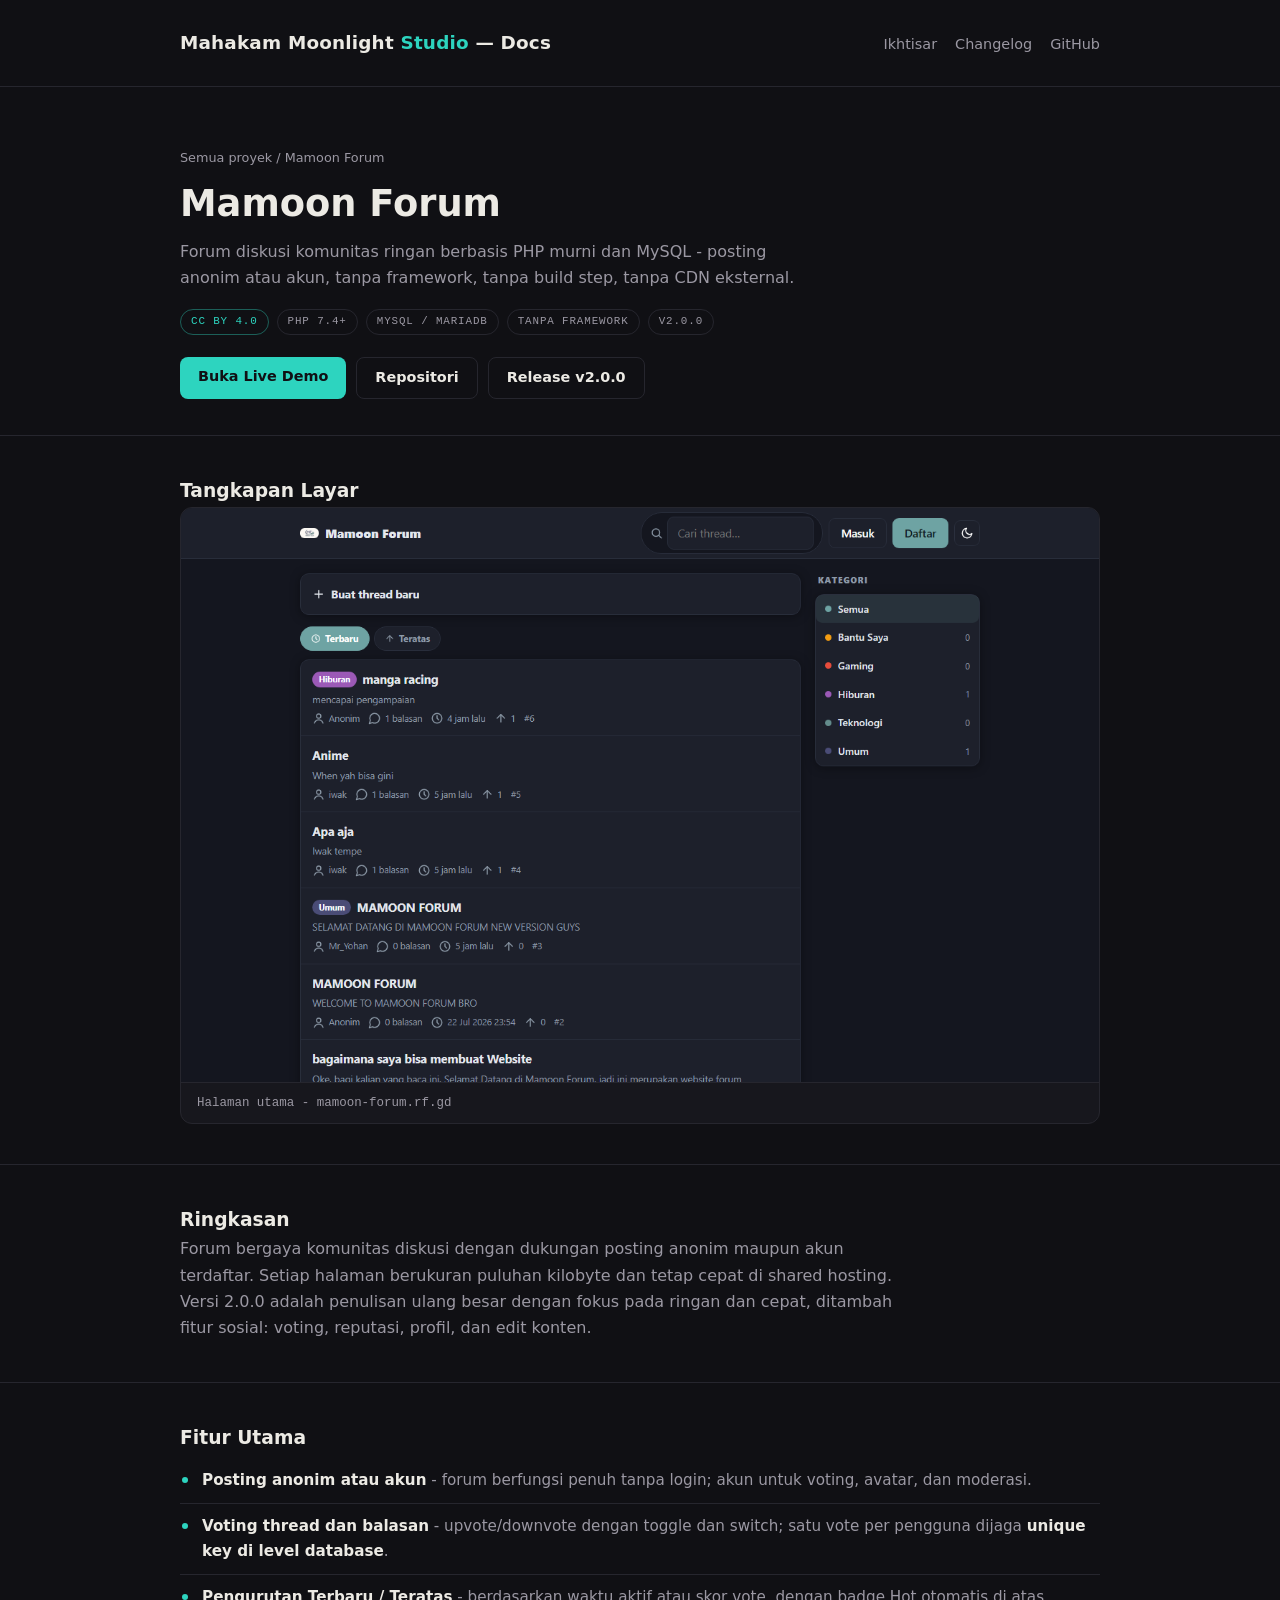
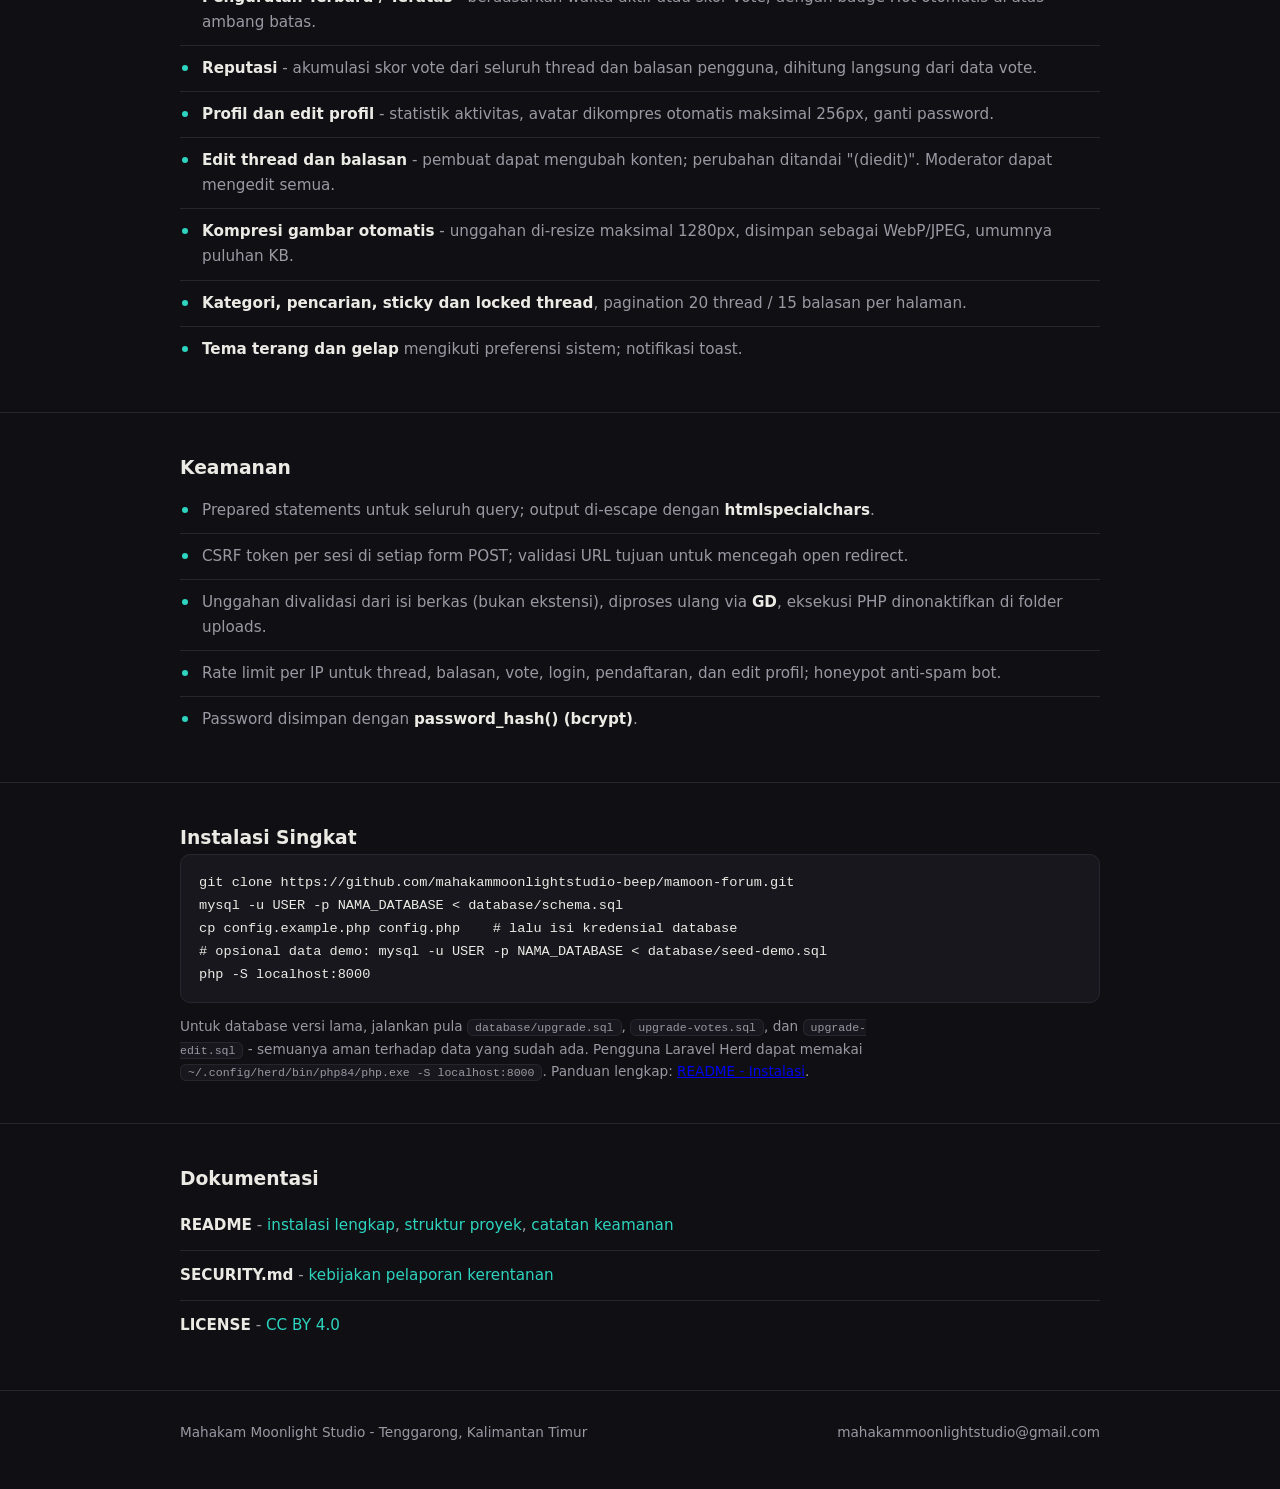
<file: projects/mamoon-forum.html>
<!DOCTYPE html>
<html lang="id">
<head>
<meta charset="UTF-8">
<meta name="viewport" content="width=device-width, initial-scale=1.0">
<title>Mamoon Forum - Dokumentasi Mahakam Moonlight Studio</title>
<meta name="description" content="Detail proyek Mamoon Forum: forum diskusi komunitas ringan berbasis PHP murni dan MySQL.">
<link rel="stylesheet" href="../assets/style.css">
</head>
<body>

<header>
  <div class="wrap">
    <h1>Mahakam Moonlight <span>Studio</span> — Docs</h1>
    <nav>
      <a href="../index.html">Ikhtisar</a>
      <a href="../changelog.html">Changelog</a>
      <a href="https://github.com/mahakammoonlightstudio-beep">GitHub</a>
    </nav>
  </div>
</header>

<div class="hero">
  <div class="wrap">
    <p class="crumb"><a href="../index.html">Semua proyek</a> / Mamoon Forum</p>
    <h2>Mamoon Forum</h2>
    <p class="tag">Forum diskusi komunitas ringan berbasis PHP murni dan MySQL - posting anonim atau akun, tanpa framework, tanpa build step, tanpa CDN eksternal.</p>
    <div class="badges">
      <span class="badge open">CC BY 4.0</span>
      <span class="badge">PHP 7.4+</span>
      <span class="badge">MySQL / MariaDB</span>
      <span class="badge">Tanpa Framework</span>
      <span class="badge">v2.0.0</span>
    </div>
    <div class="cta">
      <a class="btn" href="https://mamoon-forum.rf.gd/">Buka Live Demo</a>
      <a class="btn ghost" href="https://github.com/mahakammoonlightstudio-beep/mamoon-forum">Repositori</a>
      <a class="btn ghost" href="https://github.com/mahakammoonlightstudio-beep/mamoon-forum/releases/tag/v2.0.0">Release v2.0.0</a>
    </div>
  </div>
</div>

<section>
  <div class="wrap">
    <h3>Tangkapan Layar</h3>
    <figure class="shot">
      <img src="../assets/screenshots/mamoon-forum.png" alt="Tampilan halaman utama Mamoon Forum" loading="lazy" width="1280" height="800">
      <figcaption>Halaman utama - mamoon-forum.rf.gd</figcaption>
    </figure>
  </div>
</section>

<section>
  <div class="wrap">
    <h3>Ringkasan</h3>
    <p>Forum bergaya komunitas diskusi dengan dukungan posting anonim maupun akun terdaftar. Setiap halaman berukuran puluhan kilobyte dan tetap cepat di shared hosting. Versi 2.0.0 adalah penulisan ulang besar dengan fokus pada ringan dan cepat, ditambah fitur sosial: voting, reputasi, profil, dan edit konten.</p>
  </div>
</section>

<section>
  <div class="wrap">
    <h3>Fitur Utama</h3>
    <ul class="feat">
      <li><strong>Posting anonim atau akun</strong> - forum berfungsi penuh tanpa login; akun untuk voting, avatar, dan moderasi.</li>
      <li><strong>Voting thread dan balasan</strong> - upvote/downvote dengan toggle dan switch; satu vote per pengguna dijaga <strong>unique key di level database</strong>.</li>
      <li><strong>Pengurutan Terbaru / Teratas</strong> - berdasarkan waktu aktif atau skor vote, dengan badge Hot otomatis di atas ambang batas.</li>
      <li><strong>Reputasi</strong> - akumulasi skor vote dari seluruh thread dan balasan pengguna, dihitung langsung dari data vote.</li>
      <li><strong>Profil dan edit profil</strong> - statistik aktivitas, avatar dikompres otomatis maksimal 256px, ganti password.</li>
      <li><strong>Edit thread dan balasan</strong> - pembuat dapat mengubah konten; perubahan ditandai "(diedit)". Moderator dapat mengedit semua.</li>
      <li><strong>Kompresi gambar otomatis</strong> - unggahan di-resize maksimal 1280px, disimpan sebagai WebP/JPEG, umumnya puluhan KB.</li>
      <li><strong>Kategori, pencarian, sticky dan locked thread</strong>, pagination 20 thread / 15 balasan per halaman.</li>
      <li><strong>Tema terang dan gelap</strong> mengikuti preferensi sistem; notifikasi toast.</li>
    </ul>
  </div>
</section>

<section>
  <div class="wrap">
    <h3>Keamanan</h3>
    <ul class="feat">
      <li>Prepared statements untuk seluruh query; output di-escape dengan <strong>htmlspecialchars</strong>.</li>
      <li>CSRF token per sesi di setiap form POST; validasi URL tujuan untuk mencegah open redirect.</li>
      <li>Unggahan divalidasi dari isi berkas (bukan ekstensi), diproses ulang via <strong>GD</strong>, eksekusi PHP dinonaktifkan di folder uploads.</li>
      <li>Rate limit per IP untuk thread, balasan, vote, login, pendaftaran, dan edit profil; honeypot anti-spam bot.</li>
      <li>Password disimpan dengan <strong>password_hash() (bcrypt)</strong>.</li>
    </ul>
  </div>
</section>

<section>
  <div class="wrap">
    <h3>Instalasi Singkat</h3>
    <pre class="code">git clone https://github.com/mahakammoonlightstudio-beep/mamoon-forum.git
mysql -u USER -p NAMA_DATABASE &lt; database/schema.sql
cp config.example.php config.php    # lalu isi kredensial database
# opsional data demo: mysql -u USER -p NAMA_DATABASE &lt; database/seed-demo.sql
php -S localhost:8000</pre>
    <p class="note">Untuk database versi lama, jalankan pula <code>database/upgrade.sql</code>, <code>upgrade-votes.sql</code>, dan <code>upgrade-edit.sql</code> - semuanya aman terhadap data yang sudah ada. Pengguna Laravel Herd dapat memakai <code>~/.config/herd/bin/php84/php.exe -S localhost:8000</code>. Panduan lengkap: <a href="https://github.com/mahakammoonlightstudio-beep/mamoon-forum#instalasi">README - Instalasi</a>.</p>
  </div>
</section>

<section>
  <div class="wrap">
    <h3>Dokumentasi</h3>
    <ul class="list">
      <li><strong>README</strong> - <a href="https://github.com/mahakammoonlightstudio-beep/mamoon-forum#instalasi">instalasi lengkap</a>, <a href="https://github.com/mahakammoonlightstudio-beep/mamoon-forum#struktur-proyek">struktur proyek</a>, <a href="https://github.com/mahakammoonlightstudio-beep/mamoon-forum#catatan-keamanan">catatan keamanan</a></li>
      <li><strong>SECURITY.md</strong> - <a href="https://github.com/mahakammoonlightstudio-beep/mamoon-forum/blob/main/SECURITY.md">kebijakan pelaporan kerentanan</a></li>
      <li><strong>LICENSE</strong> - <a href="https://github.com/mahakammoonlightstudio-beep/mamoon-forum/blob/main/LICENSE">CC BY 4.0</a></li>
    </ul>
  </div>
</section>

<footer>
  <div class="wrap">
    <span>Mahakam Moonlight Studio - Tenggarong, Kalimantan Timur</span>
    <a href="mailto:mahakammoonlightstudio@gmail.com">mahakammoonlightstudio@gmail.com</a>
  </div>
</footer>

</body>
</html>
</file>
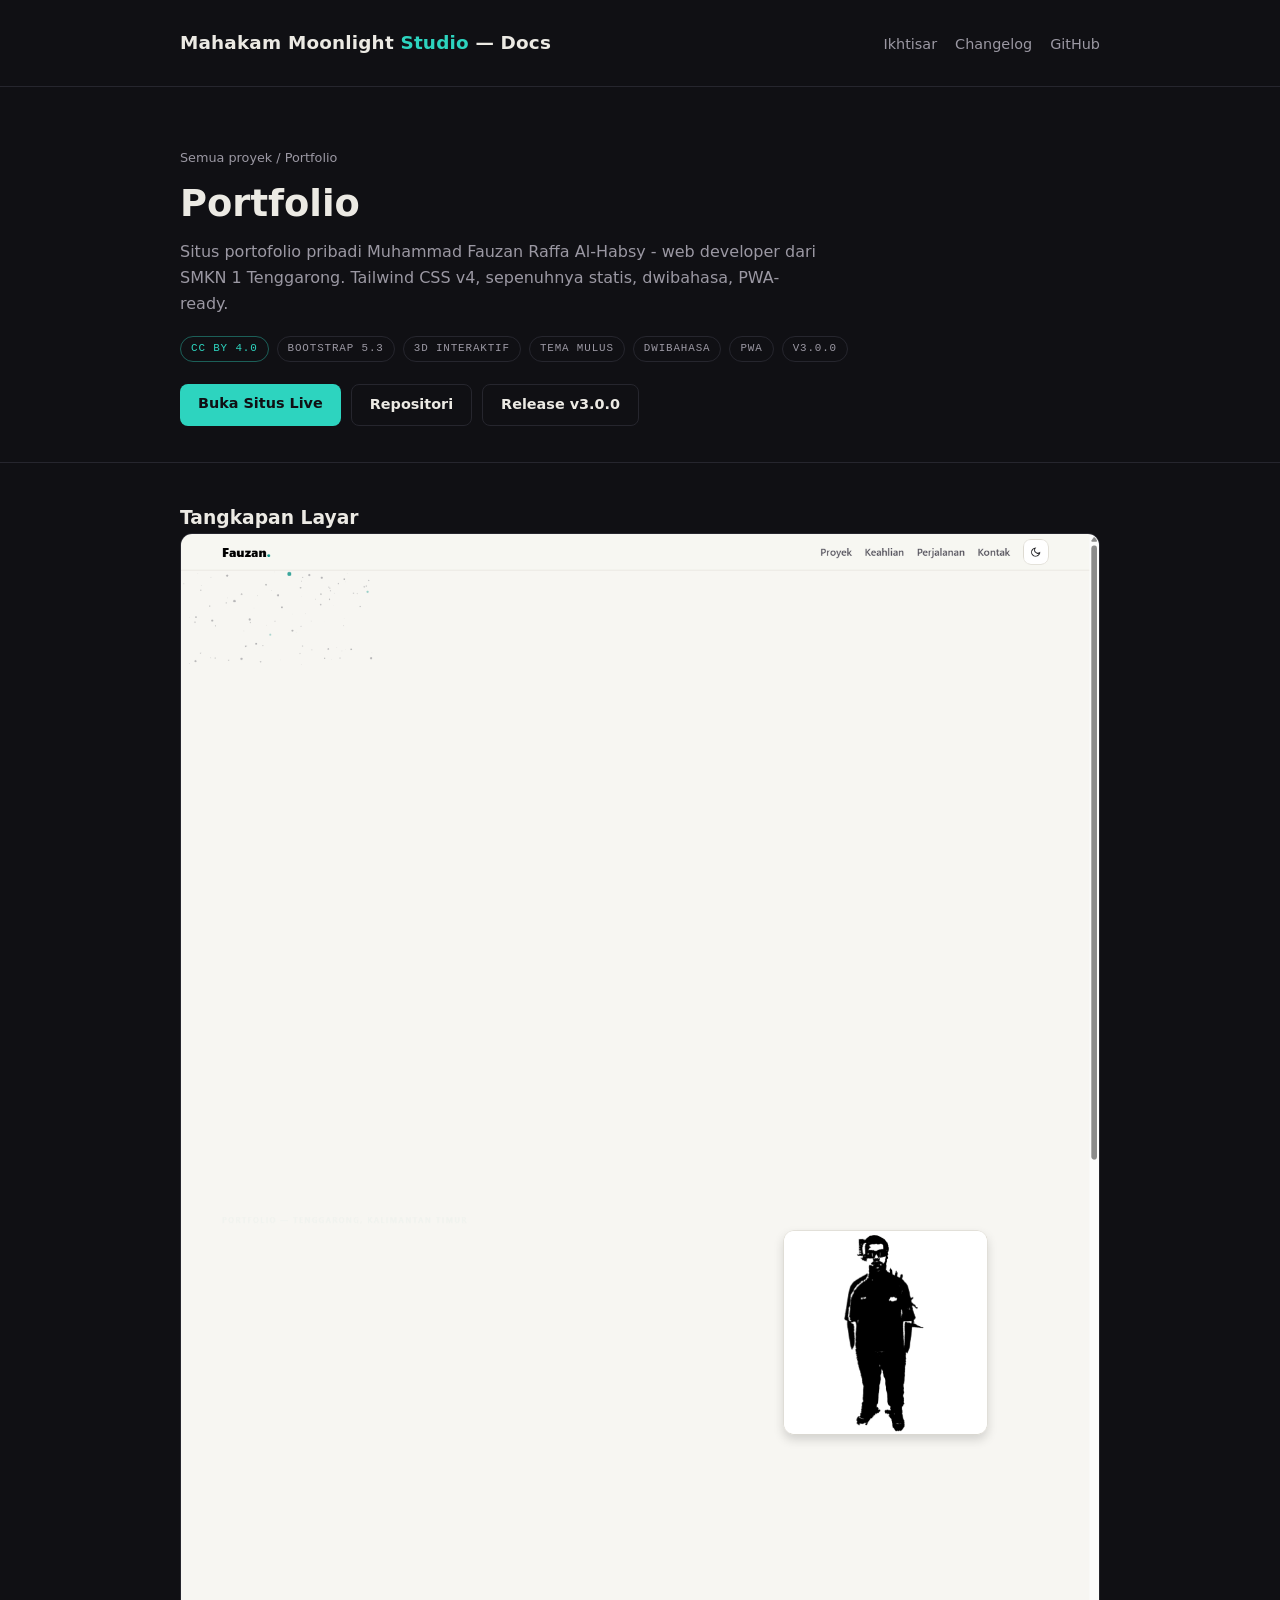
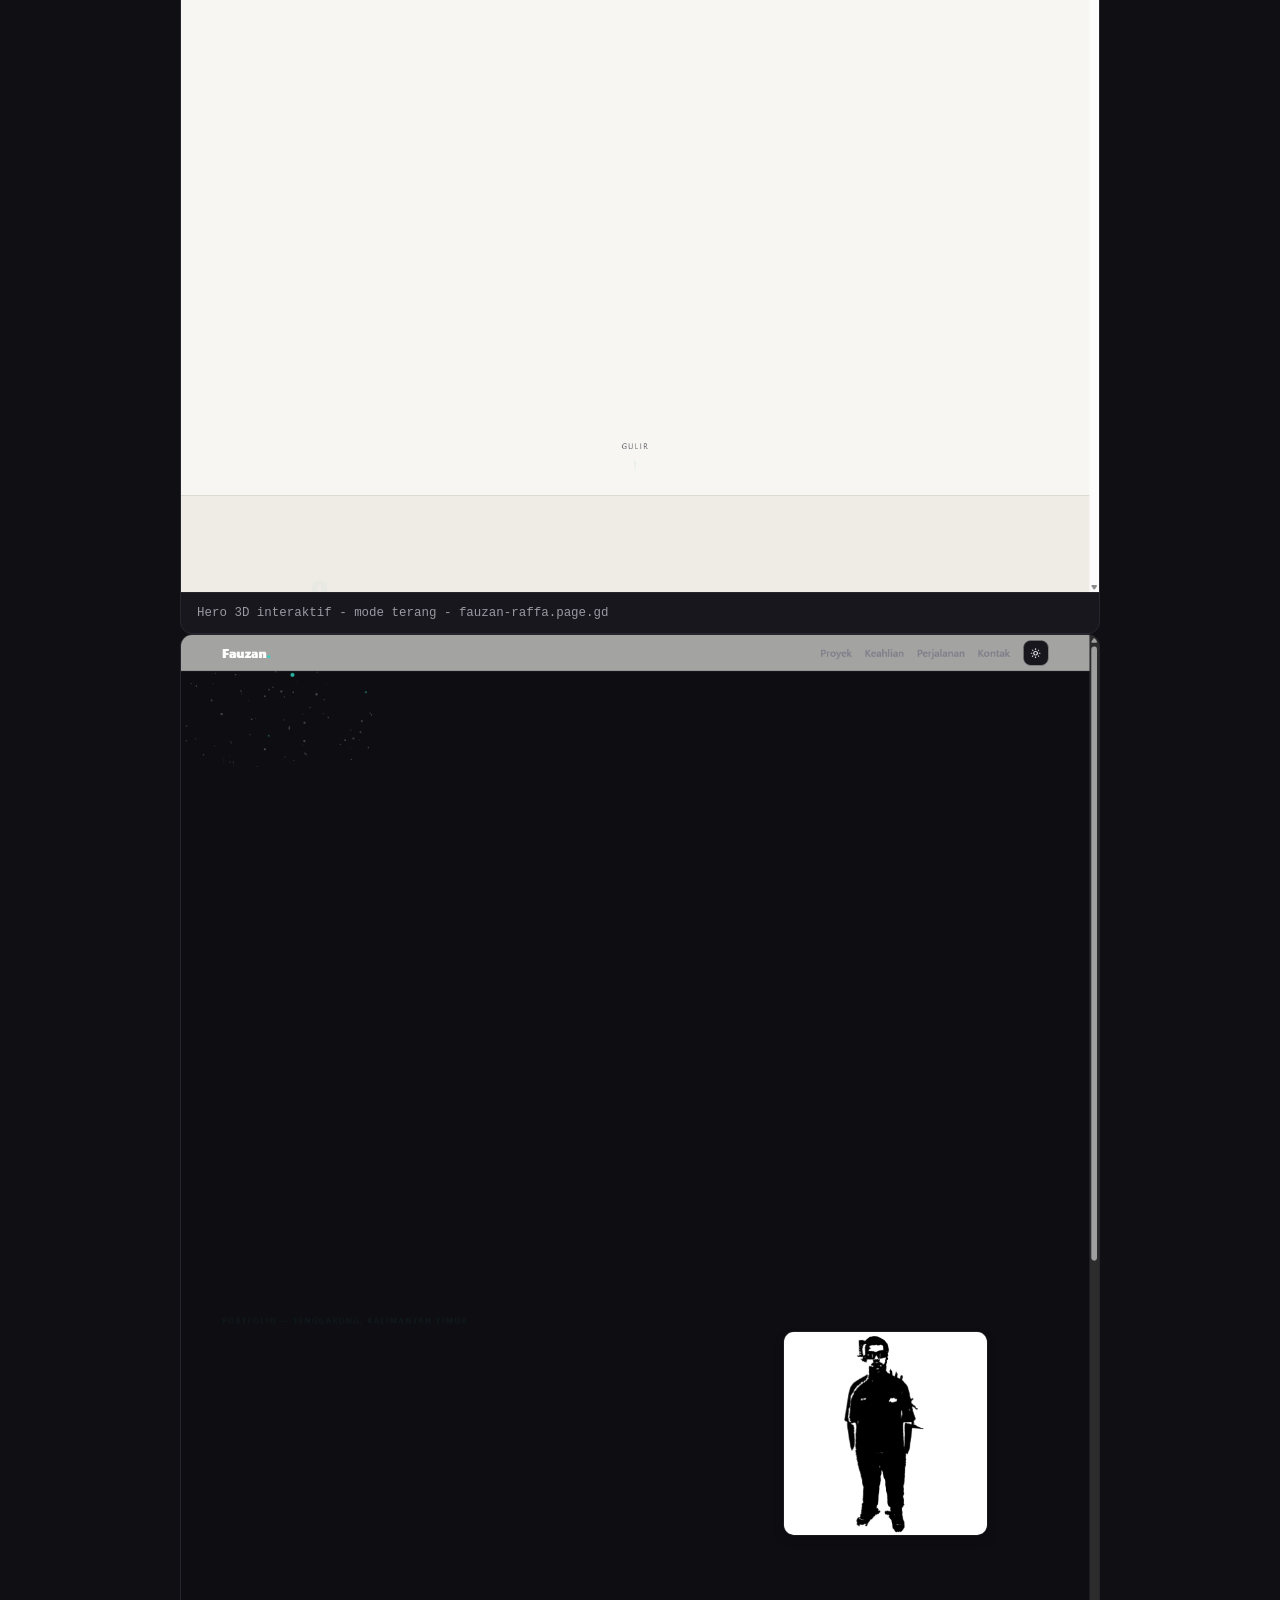
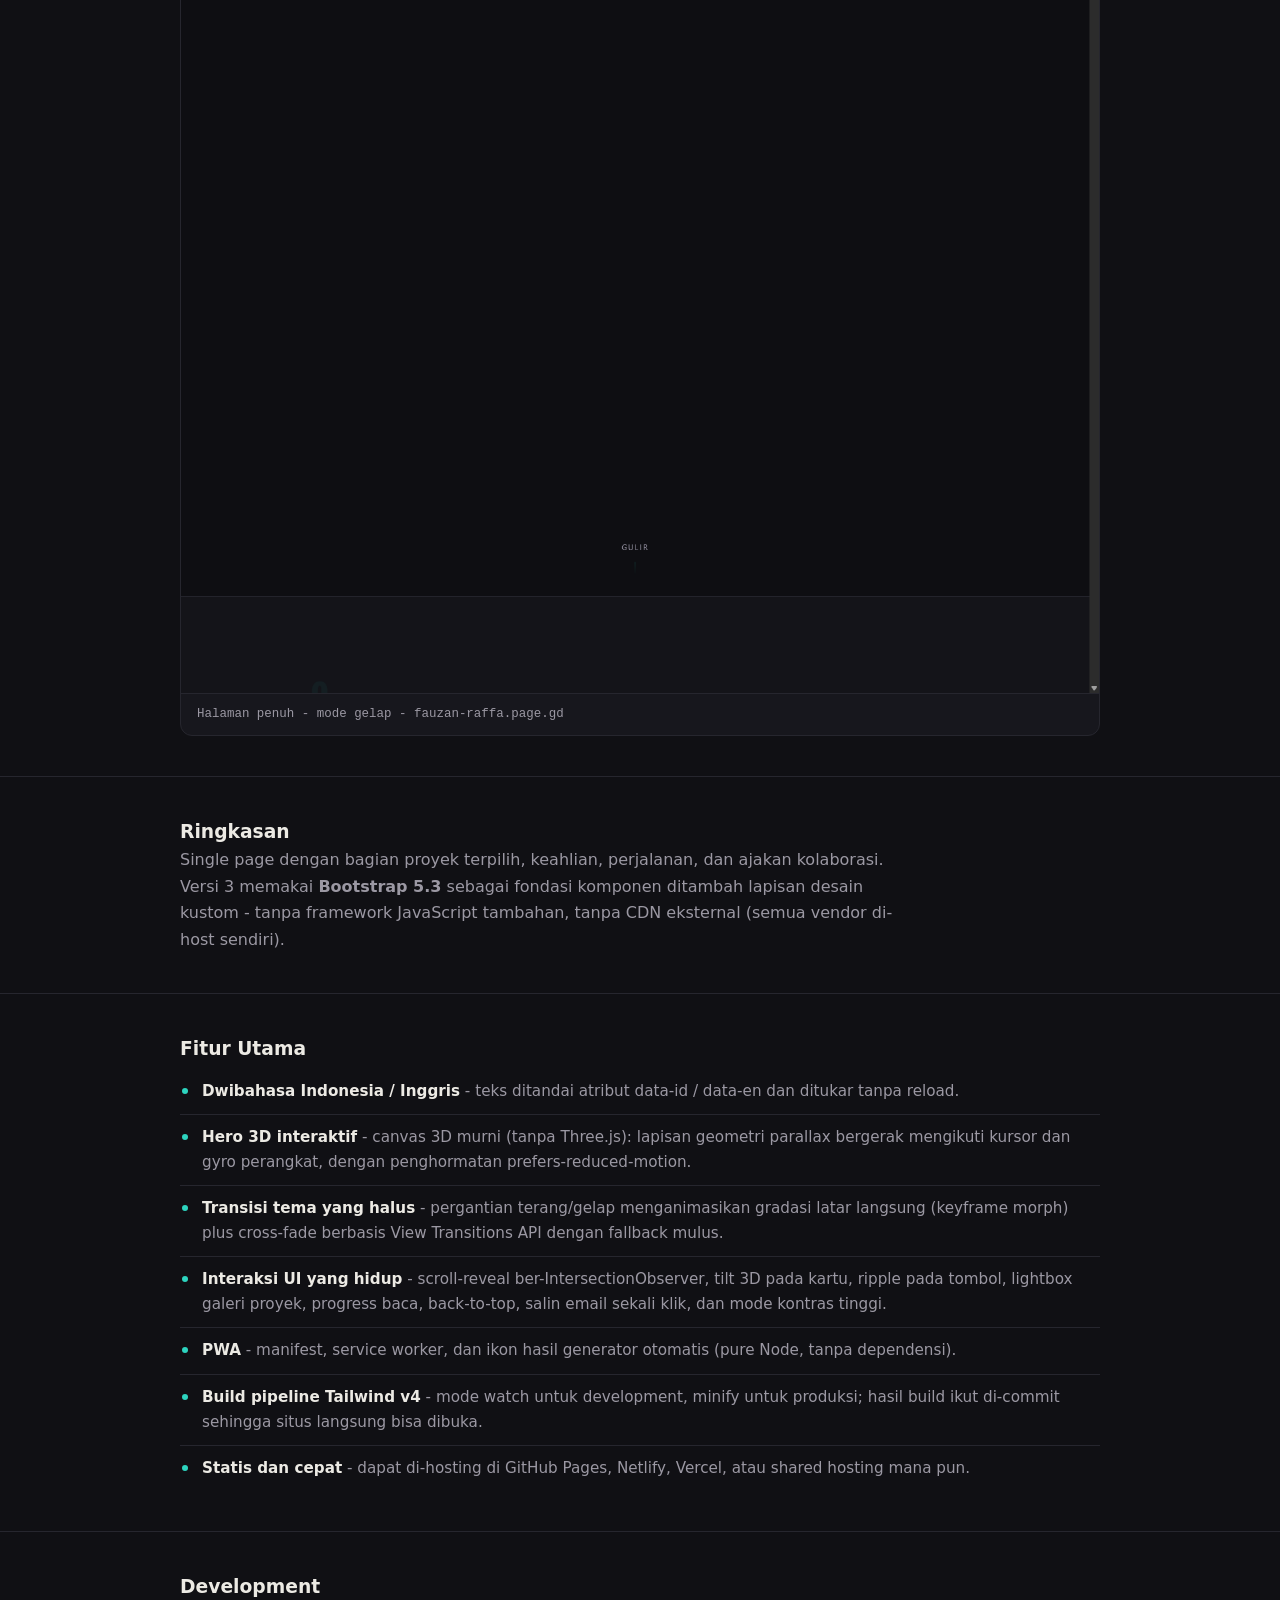
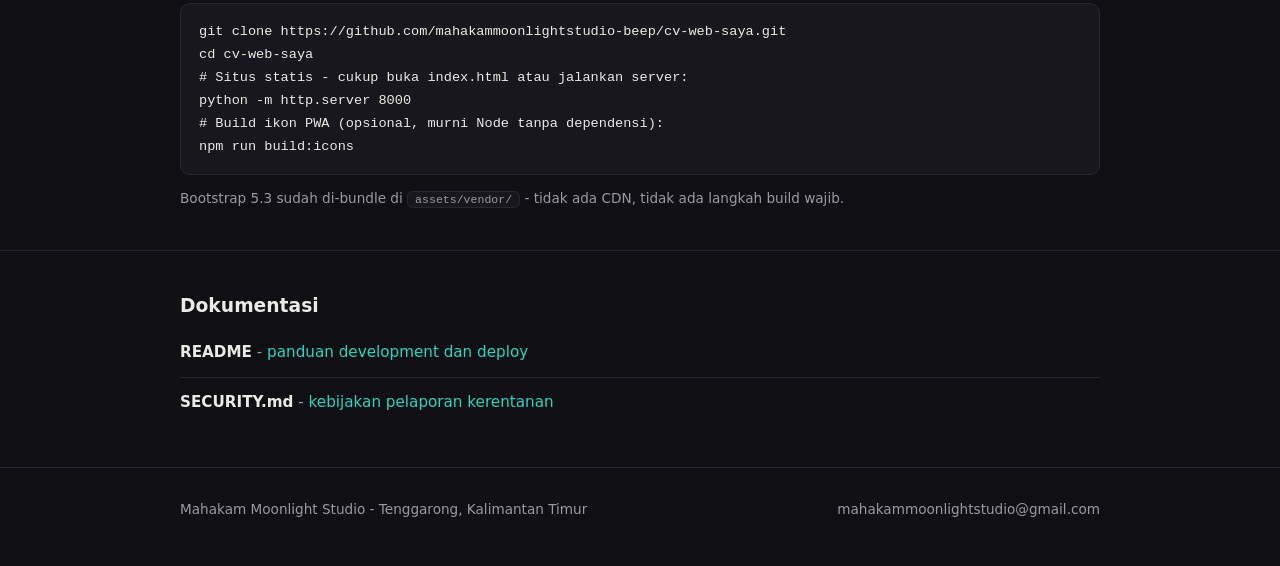
<file: projects/portfolio.html>
<!DOCTYPE html>
<html lang="id">
<head>
<meta charset="UTF-8">
<meta name="viewport" content="width=device-width, initial-scale=1.0">
<title>Portfolio - Dokumentasi Mahakam Moonlight Studio</title>
<meta name="description" content="Detail proyek Portfolio: situs portofolio pribadi dengan Tailwind CSS v4, dwibahasa, dan PWA.">
<link rel="stylesheet" href="../assets/style.css">
</head>
<body>

<header>
  <div class="wrap">
    <h1>Mahakam Moonlight <span>Studio</span> — Docs</h1>
    <nav>
      <a href="../index.html">Ikhtisar</a>
      <a href="../changelog.html">Changelog</a>
      <a href="https://github.com/mahakammoonlightstudio-beep">GitHub</a>
    </nav>
  </div>
</header>

<div class="hero">
  <div class="wrap">
    <p class="crumb"><a href="../index.html">Semua proyek</a> / Portfolio</p>
    <h2>Portfolio</h2>
    <p class="tag">Situs portofolio pribadi Muhammad Fauzan Raffa Al-Habsy - web developer dari SMKN 1 Tenggarong. Tailwind CSS v4, sepenuhnya statis, dwibahasa, PWA-ready.</p>
    <div class="badges">
      <span class="badge open">CC BY 4.0</span>
      <span class="badge">Bootstrap 5.3</span>
      <span class="badge">3D interaktif</span>
      <span class="badge">Tema mulus</span>
      <span class="badge">Dwibahasa</span>
      <span class="badge">PWA</span>
      <span class="badge">v3.0.0</span>
    </div>
    <div class="cta">
      <a class="btn" href="https://fauzan-raffa.page.gd/">Buka Situs Live</a>
      <a class="btn ghost" href="https://github.com/mahakammoonlightstudio-beep/cv-web-saya">Repositori</a>
      <a class="btn ghost" href="https://github.com/mahakammoonlightstudio-beep/cv-web-saya/releases/tag/v3.0.0">Release v3.0.0</a>
    </div>
  </div>
</div>

<section>
  <div class="wrap">
    <h3>Tangkapan Layar</h3>
    <figure class="shot">
      <img src="../assets/screenshots/cv-web-hero-light.png" alt="Tampilan situs portofolio, mode terang" width="1440" height="900">
      <figcaption>Hero 3D interaktif - mode terang - fauzan-raffa.page.gd</figcaption>
    </figure>
    <figure class="shot">
      <img src="../assets/screenshots/cv-web-full-dark.png" alt="Situs portofolio versi penuh, mode gelap" loading="lazy" width="1440" height="2600">
      <figcaption>Halaman penuh - mode gelap - fauzan-raffa.page.gd</figcaption>
    </figure>
  </div>
</section>

<section>
  <div class="wrap">
    <h3>Ringkasan</h3>
    <p>Single page dengan bagian proyek terpilih, keahlian, perjalanan, dan ajakan kolaborasi. Versi 3 memakai <strong>Bootstrap 5.3</strong> sebagai fondasi komponen ditambah lapisan desain kustom - tanpa framework JavaScript tambahan, tanpa CDN eksternal (semua vendor di-host sendiri).</p>
  </div>
</section>

<section>
  <div class="wrap">
    <h3>Fitur Utama</h3>
    <ul class="feat">
      <li><strong>Dwibahasa Indonesia / Inggris</strong> - teks ditandai atribut data-id / data-en dan ditukar tanpa reload.</li>
      <li><strong>Hero 3D interaktif</strong> - canvas 3D murni (tanpa Three.js): lapisan geometri parallax bergerak mengikuti kursor dan gyro perangkat, dengan penghormatan prefers-reduced-motion.</li>
      <li><strong>Transisi tema yang halus</strong> - pergantian terang/gelap menganimasikan gradasi latar langsung (keyframe morph) plus cross-fade berbasis View Transitions API dengan fallback mulus.</li>
      <li><strong>Interaksi UI yang hidup</strong> - scroll-reveal ber-IntersectionObserver, tilt 3D pada kartu, ripple pada tombol, lightbox galeri proyek, progress baca, back-to-top, salin email sekali klik, dan mode kontras tinggi.</li>
      <li><strong>PWA</strong> - manifest, service worker, dan ikon hasil generator otomatis (pure Node, tanpa dependensi).</li>
      <li><strong>Build pipeline Tailwind v4</strong> - mode watch untuk development, minify untuk produksi; hasil build ikut di-commit sehingga situs langsung bisa dibuka.</li>
      <li><strong>Statis dan cepat</strong> - dapat di-hosting di GitHub Pages, Netlify, Vercel, atau shared hosting mana pun.</li>
    </ul>
  </div>
</section>

<section>
  <div class="wrap">
    <h3>Development</h3>
    <pre class="code">git clone https://github.com/mahakammoonlightstudio-beep/cv-web-saya.git
cd cv-web-saya
# Situs statis - cukup buka index.html atau jalankan server:
python -m http.server 8000
# Build ikon PWA (opsional, murni Node tanpa dependensi):
npm run build:icons</pre>
    <p class="note">Bootstrap 5.3 sudah di-bundle di <code>assets/vendor/</code> - tidak ada CDN, tidak ada langkah build wajib.</p>
  </div>
</section>

<section>
  <div class="wrap">
    <h3>Dokumentasi</h3>
    <ul class="list">
      <li><strong>README</strong> - <a href="https://github.com/mahakammoonlightstudio-beep/cv-web-saya">panduan development dan deploy</a></li>
      <li><strong>SECURITY.md</strong> - <a href="https://github.com/mahakammoonlightstudio-beep/cv-web-saya/security/policy">kebijakan pelaporan kerentanan</a></li>
    </ul>
  </div>
</section>

<footer>
  <div class="wrap">
    <span>Mahakam Moonlight Studio - Tenggarong, Kalimantan Timur</span>
    <a href="mailto:mahakammoonlightstudio@gmail.com">mahakammoonlightstudio@gmail.com</a>
  </div>
</footer>

</body>
</html>
</file>
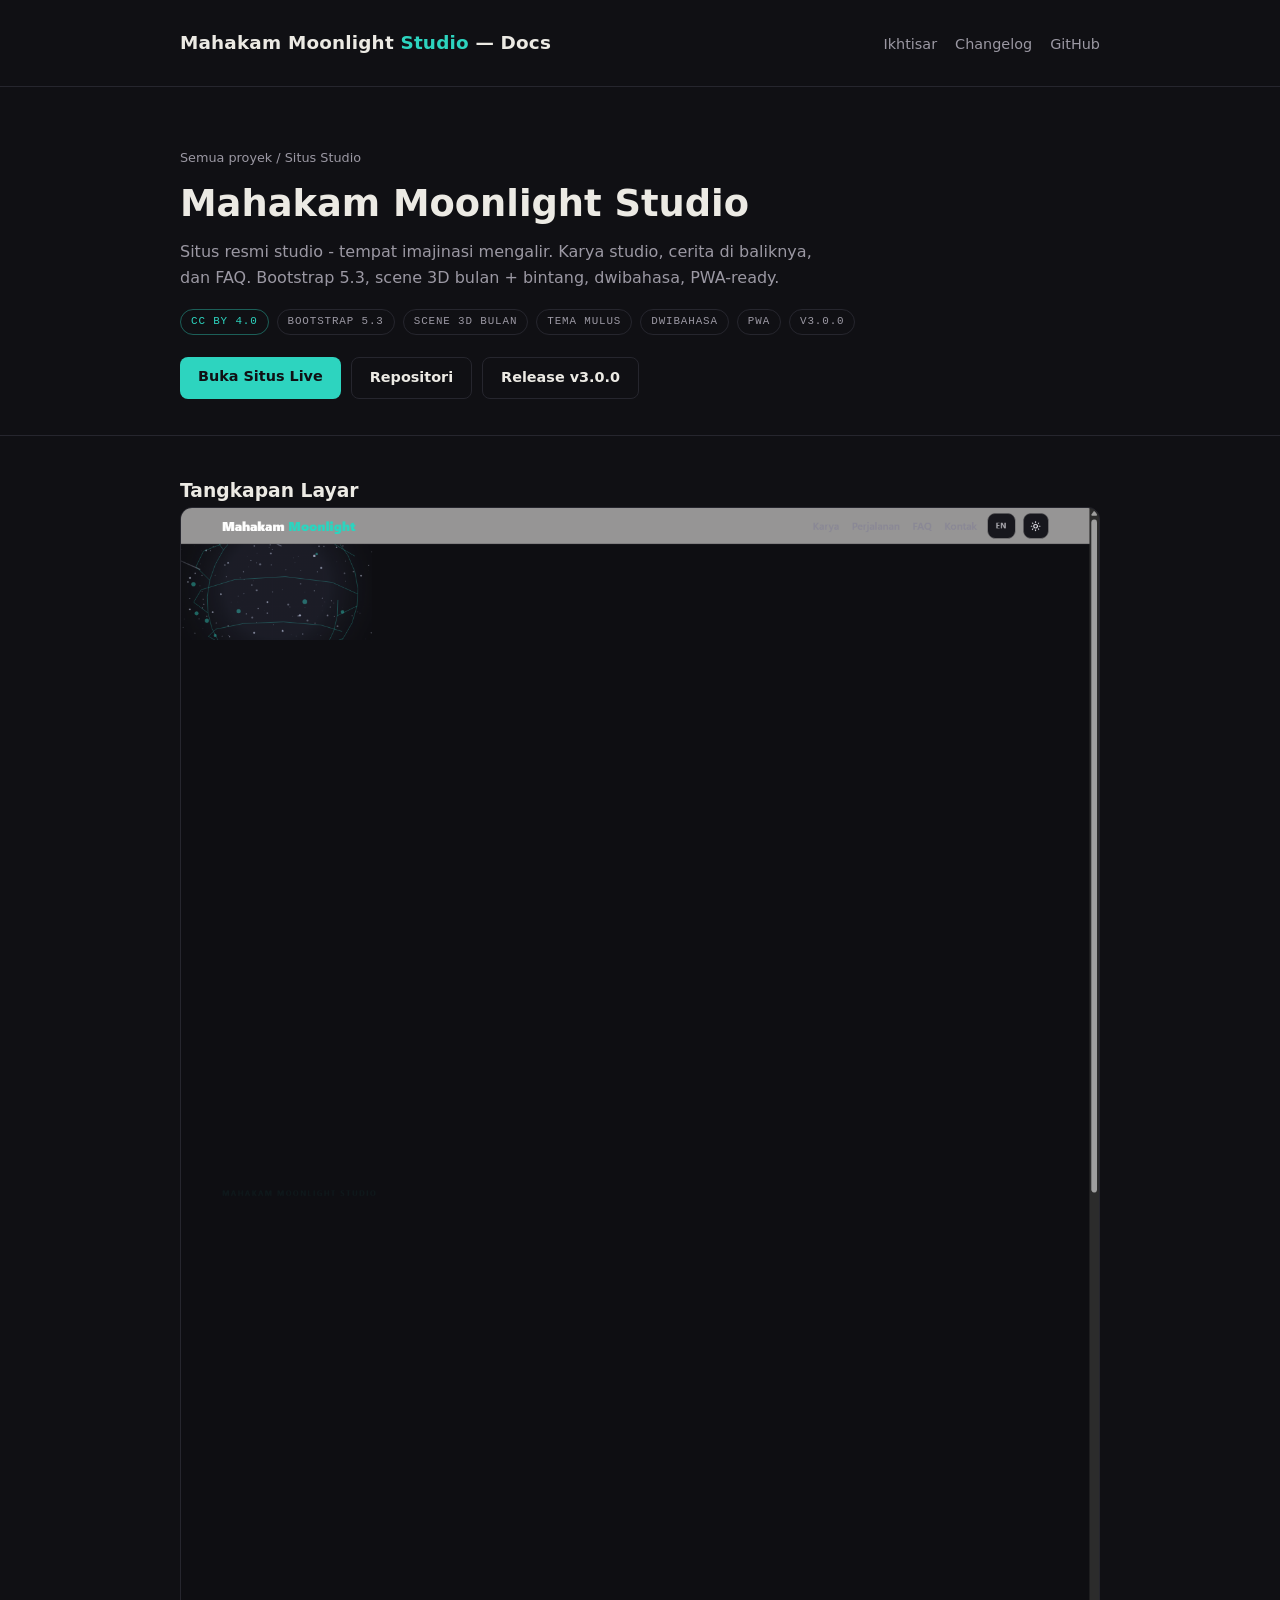
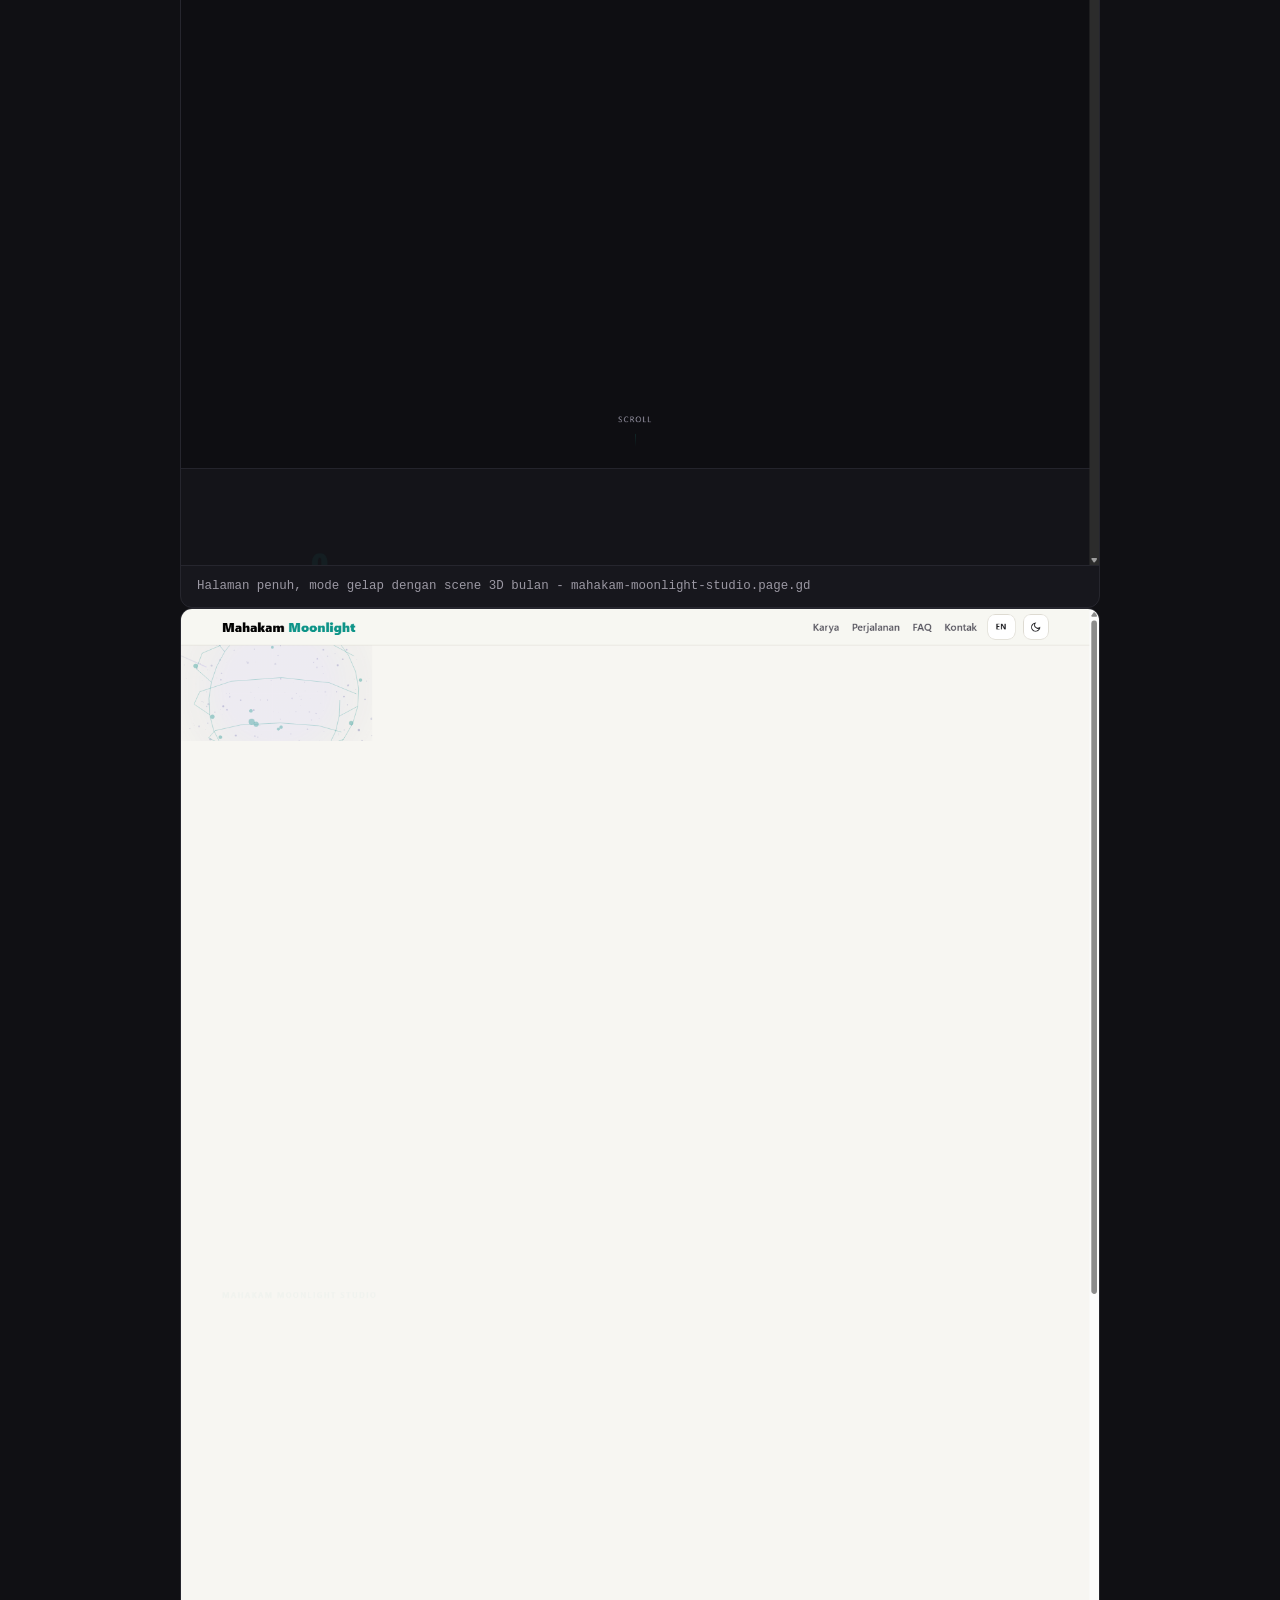
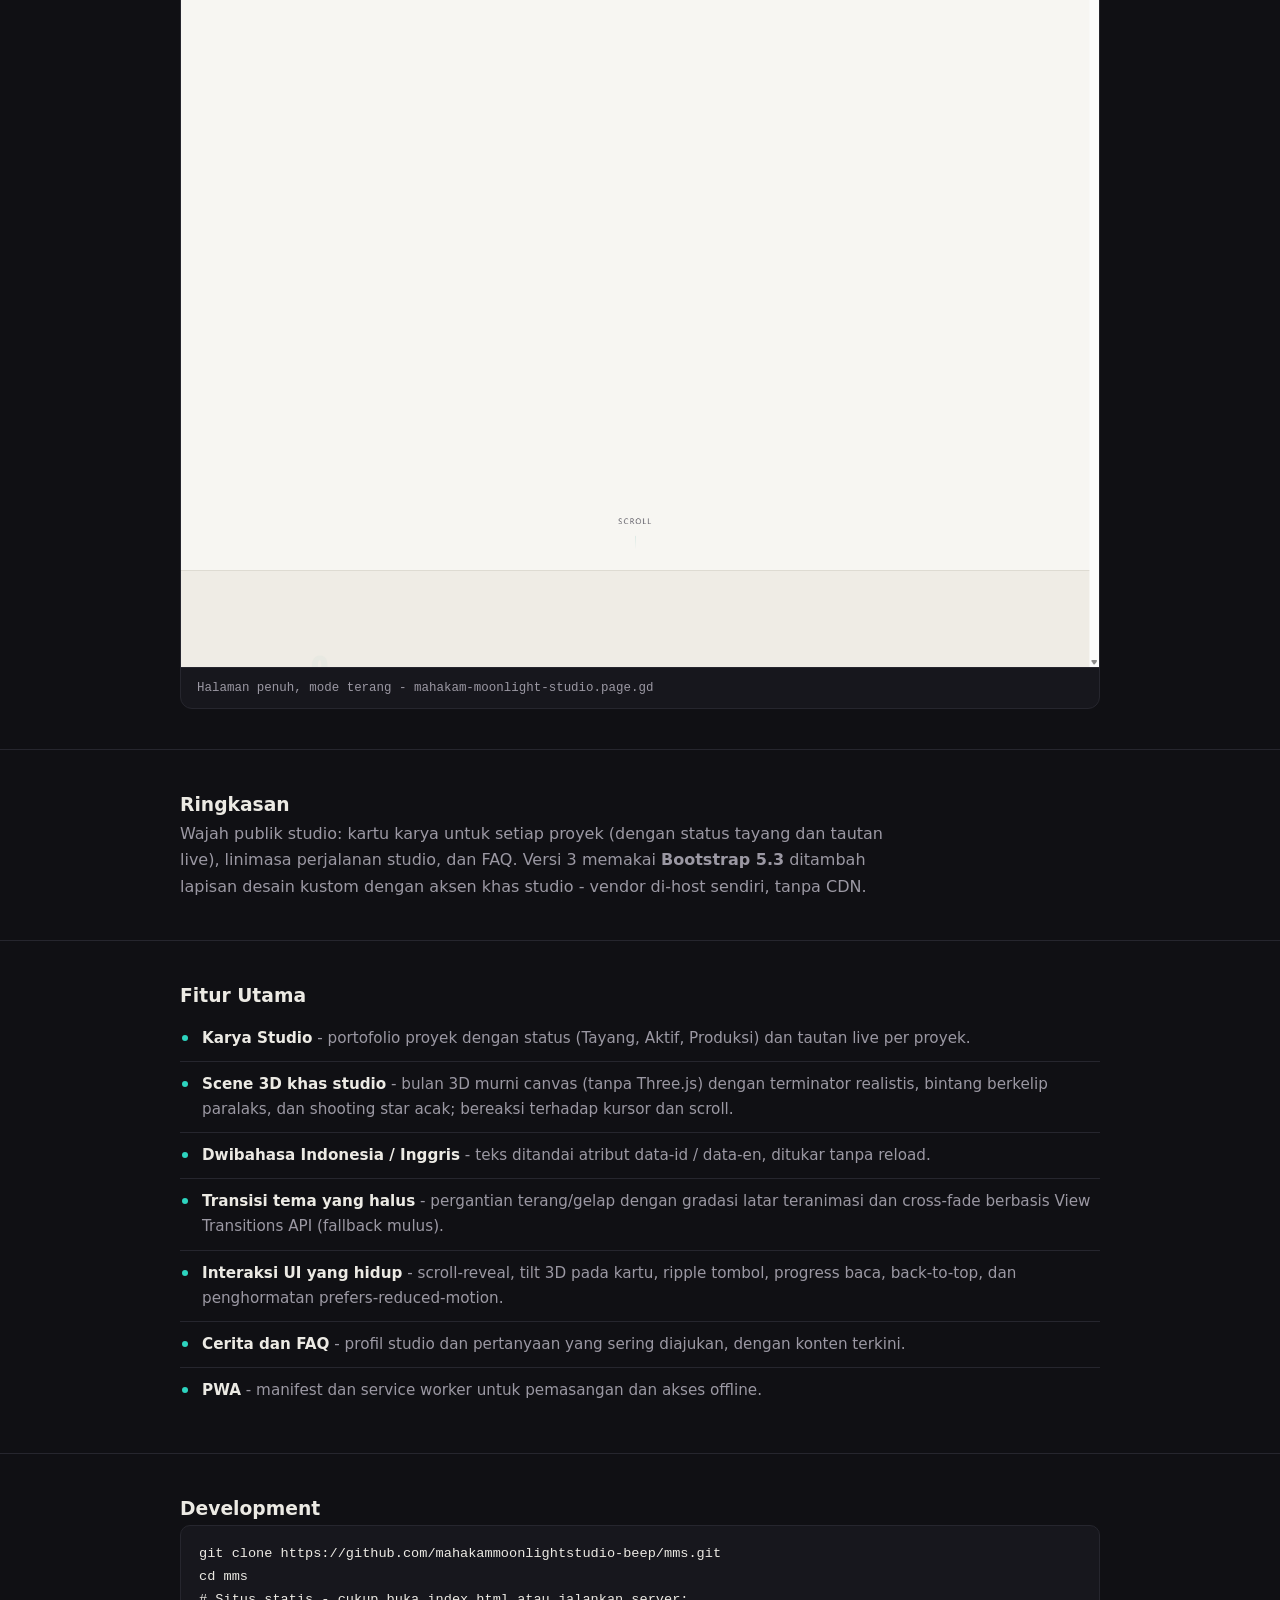
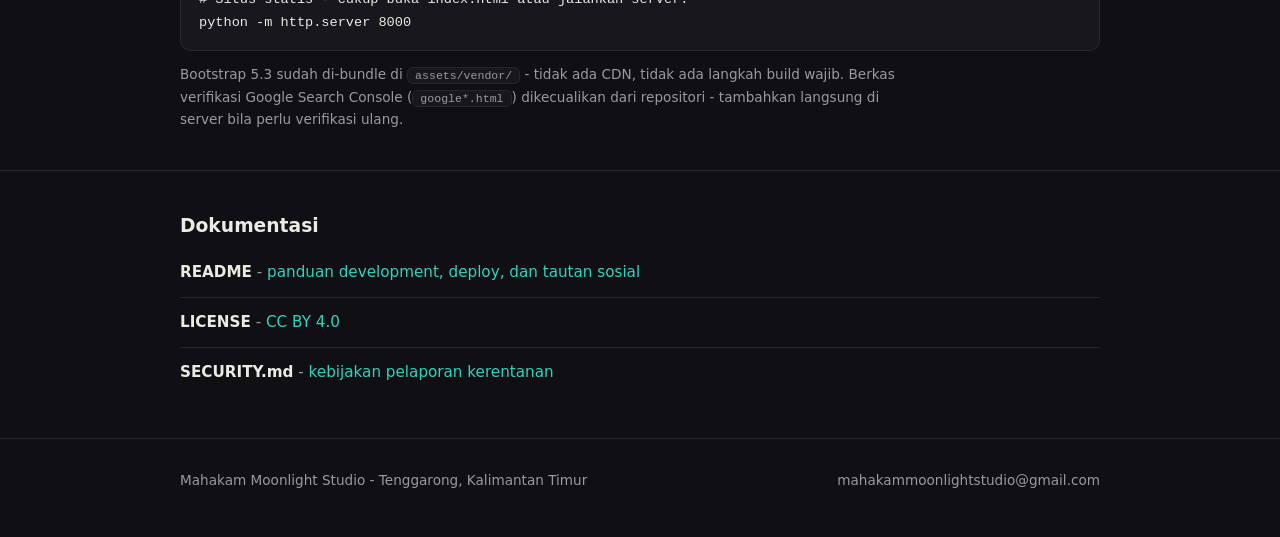
<file: projects/studio.html>
<!DOCTYPE html>
<html lang="id">
<head>
<meta charset="UTF-8">
<meta name="viewport" content="width=device-width, initial-scale=1.0">
<title>Situs Studio - Dokumentasi Mahakam Moonlight Studio</title>
<meta name="description" content="Detail proyek situs resmi Mahakam Moonlight Studio: Tailwind CSS v4, dwibahasa, PWA-ready.">
<link rel="stylesheet" href="../assets/style.css">
</head>
<body>

<header>
  <div class="wrap">
    <h1>Mahakam Moonlight <span>Studio</span> — Docs</h1>
    <nav>
      <a href="../index.html">Ikhtisar</a>
      <a href="../changelog.html">Changelog</a>
      <a href="https://github.com/mahakammoonlightstudio-beep">GitHub</a>
    </nav>
  </div>
</header>

<div class="hero">
  <div class="wrap">
    <p class="crumb"><a href="../index.html">Semua proyek</a> / Situs Studio</p>
    <h2>Mahakam Moonlight Studio</h2>
    <p class="tag">Situs resmi studio - tempat imajinasi mengalir. Karya studio, cerita di baliknya, dan FAQ. Bootstrap 5.3, scene 3D bulan + bintang, dwibahasa, PWA-ready.</p>
    <div class="badges">
      <span class="badge open">CC BY 4.0</span>
      <span class="badge">Bootstrap 5.3</span>
      <span class="badge">Scene 3D bulan</span>
      <span class="badge">Tema mulus</span>
      <span class="badge">Dwibahasa</span>
      <span class="badge">PWA</span>
      <span class="badge">v3.0.0</span>
    </div>
    <div class="cta">
      <a class="btn" href="https://mahakam-moonlight-studio.page.gd/">Buka Situs Live</a>
      <a class="btn ghost" href="https://github.com/mahakammoonlightstudio-beep/mms">Repositori</a>
      <a class="btn ghost" href="https://github.com/mahakammoonlightstudio-beep/mms/releases/tag/v3.0.0">Release v3.0.0</a>
    </div>
  </div>
</div>

<section>
  <div class="wrap">
    <h3>Tangkapan Layar</h3>
    <figure class="shot">
      <img src="../assets/screenshots/studio-full-dark.png" alt="Situs studio penuh, mode gelap dengan scene 3D bulan" width="1440" height="2600">
      <figcaption>Halaman penuh, mode gelap dengan scene 3D bulan - mahakam-moonlight-studio.page.gd</figcaption>
    </figure>
    <figure class="shot">
      <img src="../assets/screenshots/studio-full-light.png" alt="Situs studio penuh, mode terang" loading="lazy" width="1440" height="2600">
      <figcaption>Halaman penuh, mode terang - mahakam-moonlight-studio.page.gd</figcaption>
    </figure>
  </div>
</section>

<section>
  <div class="wrap">
    <h3>Ringkasan</h3>
    <p>Wajah publik studio: kartu karya untuk setiap proyek (dengan status tayang dan tautan live), linimasa perjalanan studio, dan FAQ. Versi 3 memakai <strong>Bootstrap 5.3</strong> ditambah lapisan desain kustom dengan aksen khas studio - vendor di-host sendiri, tanpa CDN.</p>
  </div>
</section>

<section>
  <div class="wrap">
    <h3>Fitur Utama</h3>
    <ul class="feat">
      <li><strong>Karya Studio</strong> - portofolio proyek dengan status (Tayang, Aktif, Produksi) dan tautan live per proyek.</li>
      <li><strong>Scene 3D khas studio</strong> - bulan 3D murni canvas (tanpa Three.js) dengan terminator realistis, bintang berkelip paralaks, dan shooting star acak; bereaksi terhadap kursor dan scroll.</li>
      <li><strong>Dwibahasa Indonesia / Inggris</strong> - teks ditandai atribut data-id / data-en, ditukar tanpa reload.</li>
      <li><strong>Transisi tema yang halus</strong> - pergantian terang/gelap dengan gradasi latar teranimasi dan cross-fade berbasis View Transitions API (fallback mulus).</li>
      <li><strong>Interaksi UI yang hidup</strong> - scroll-reveal, tilt 3D pada kartu, ripple tombol, progress baca, back-to-top, dan penghormatan prefers-reduced-motion.</li>
      <li><strong>Cerita dan FAQ</strong> - profil studio dan pertanyaan yang sering diajukan, dengan konten terkini.</li>
      <li><strong>PWA</strong> - manifest dan service worker untuk pemasangan dan akses offline.</li>
    </ul>
  </div>
</section>

<section>
  <div class="wrap">
    <h3>Development</h3>
    <pre class="code">git clone https://github.com/mahakammoonlightstudio-beep/mms.git
cd mms
# Situs statis - cukup buka index.html atau jalankan server:
python -m http.server 8000</pre>
    <p class="note">Bootstrap 5.3 sudah di-bundle di <code>assets/vendor/</code> - tidak ada CDN, tidak ada langkah build wajib. Berkas verifikasi Google Search Console (<code>google*.html</code>) dikecualikan dari repositori - tambahkan langsung di server bila perlu verifikasi ulang.</p>
  </div>
</section>

<section>
  <div class="wrap">
    <h3>Dokumentasi</h3>
    <ul class="list">
      <li><strong>README</strong> - <a href="https://github.com/mahakammoonlightstudio-beep/mms">panduan development, deploy, dan tautan sosial</a></li>
      <li><strong>LICENSE</strong> - <a href="https://github.com/mahakammoonlightstudio-beep/mms/blob/main/LICENSE">CC BY 4.0</a></li>
      <li><strong>SECURITY.md</strong> - <a href="https://github.com/mahakammoonlightstudio-beep/mms/security/policy">kebijakan pelaporan kerentanan</a></li>
    </ul>
  </div>
</section>

<footer>
  <div class="wrap">
    <span>Mahakam Moonlight Studio - Tenggarong, Kalimantan Timur</span>
    <a href="mailto:mahakammoonlightstudio@gmail.com">mahakammoonlightstudio@gmail.com</a>
  </div>
</footer>

</body>
</html>
</file>
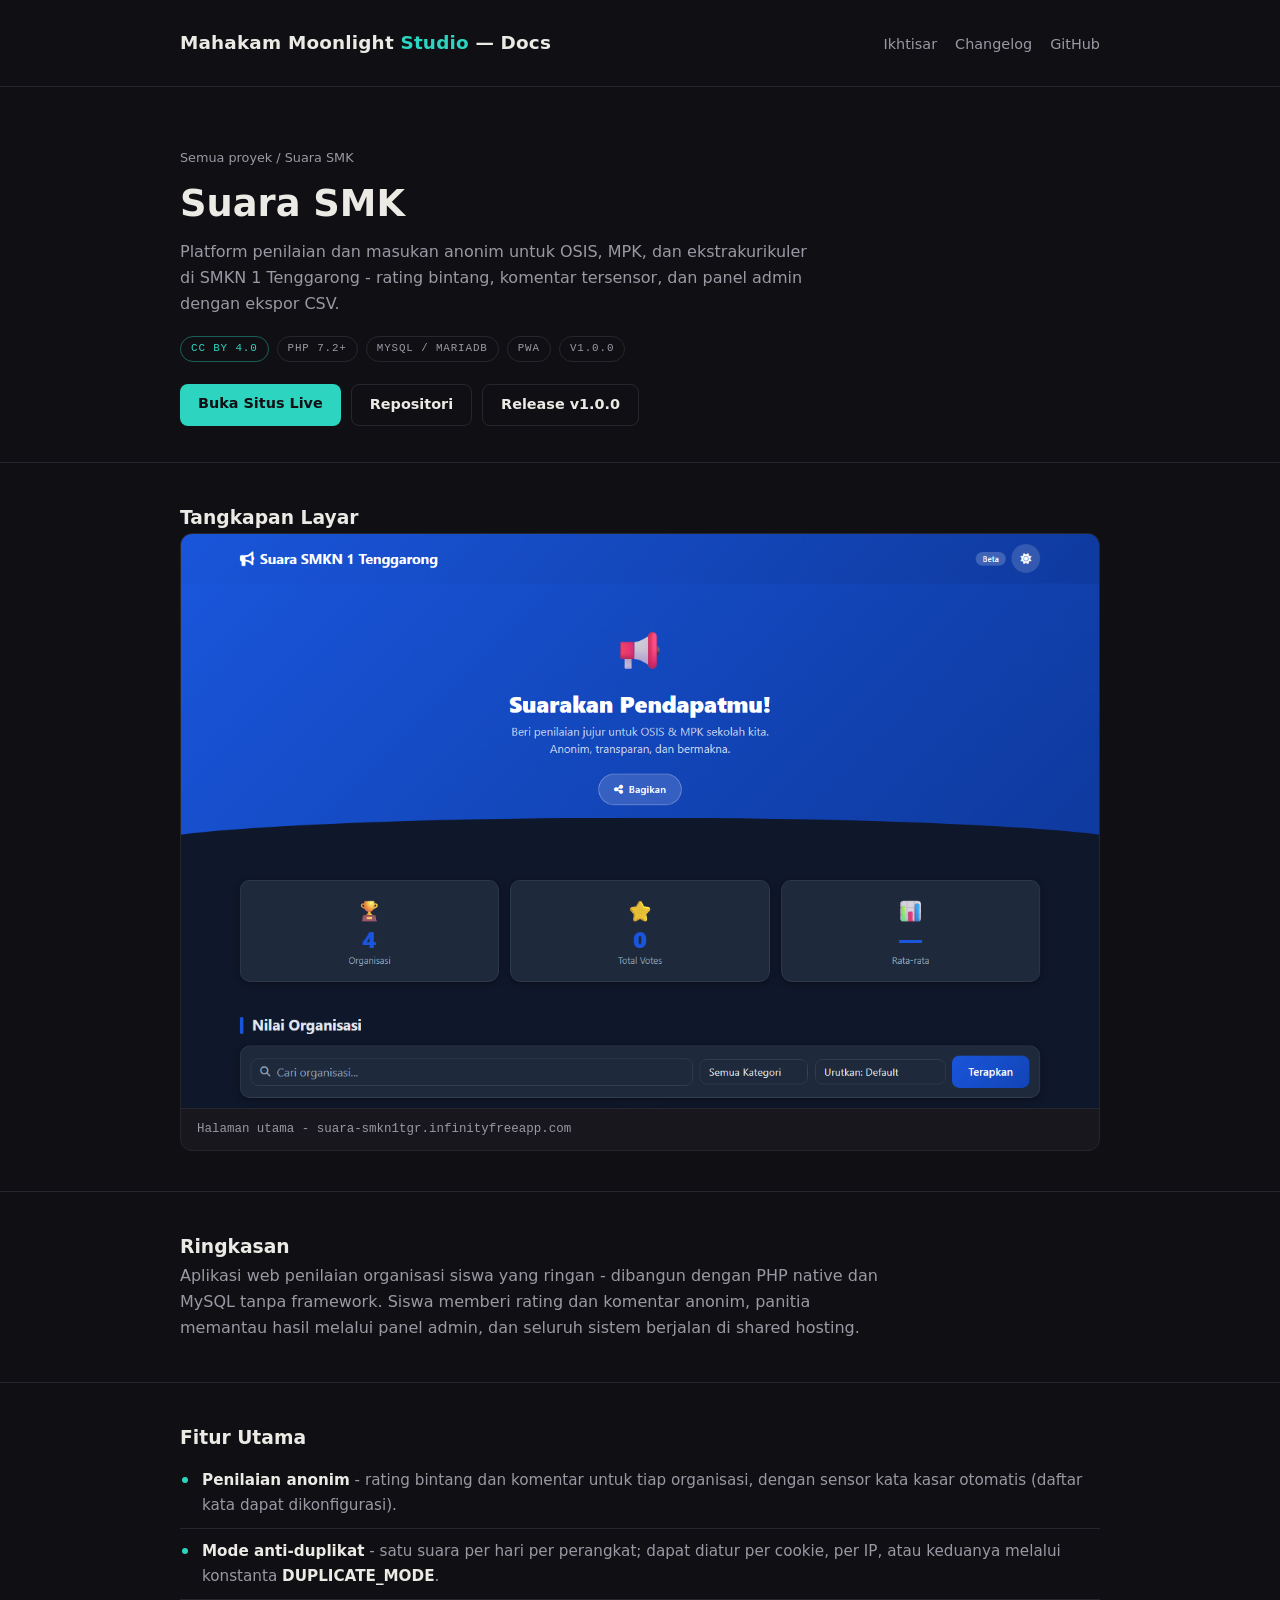
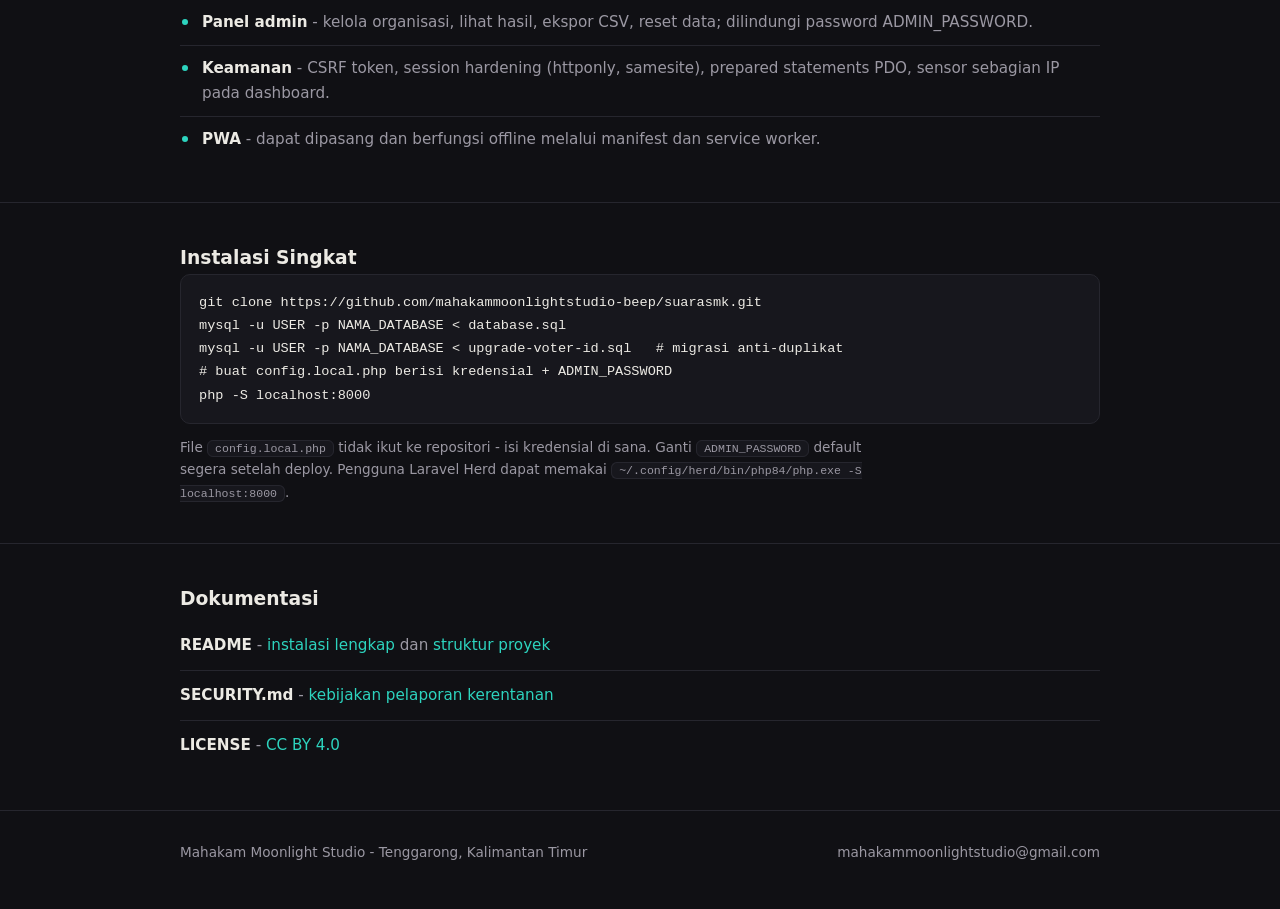
<file: projects/suara-smk.html>
<!DOCTYPE html>
<html lang="id">
<head>
<meta charset="UTF-8">
<meta name="viewport" content="width=device-width, initial-scale=1.0">
<title>Suara SMK - Dokumentasi Mahakam Moonlight Studio</title>
<meta name="description" content="Detail proyek Suara SMK: platform penilaian dan masukan anonim untuk organisasi siswa SMKN 1 Tenggarong.">
<link rel="stylesheet" href="../assets/style.css">
</head>
<body>

<header>
  <div class="wrap">
    <h1>Mahakam Moonlight <span>Studio</span> — Docs</h1>
    <nav>
      <a href="../index.html">Ikhtisar</a>
      <a href="../changelog.html">Changelog</a>
      <a href="https://github.com/mahakammoonlightstudio-beep">GitHub</a>
    </nav>
  </div>
</header>

<div class="hero">
  <div class="wrap">
    <p class="crumb"><a href="../index.html">Semua proyek</a> / Suara SMK</p>
    <h2>Suara SMK</h2>
    <p class="tag">Platform penilaian dan masukan anonim untuk OSIS, MPK, dan ekstrakurikuler di SMKN 1 Tenggarong - rating bintang, komentar tersensor, dan panel admin dengan ekspor CSV.</p>
    <div class="badges">
      <span class="badge open">CC BY 4.0</span>
      <span class="badge">PHP 7.2+</span>
      <span class="badge">MySQL / MariaDB</span>
      <span class="badge">PWA</span>
      <span class="badge">v1.0.0</span>
    </div>
    <div class="cta">
      <a class="btn" href="https://suara-smkn1tgr.infinityfreeapp.com/">Buka Situs Live</a>
      <a class="btn ghost" href="https://github.com/mahakammoonlightstudio-beep/suarasmk">Repositori</a>
      <a class="btn ghost" href="https://github.com/mahakammoonlightstudio-beep/suarasmk/releases/tag/v1.0.0">Release v1.0.0</a>
    </div>
  </div>
</div>

<section>
  <div class="wrap">
    <h3>Tangkapan Layar</h3>
    <figure class="shot">
      <img src="../assets/screenshots/suara-smk.png" alt="Tampilan halaman utama Suara SMK" loading="lazy" width="1280" height="800">
      <figcaption>Halaman utama - suara-smkn1tgr.infinityfreeapp.com</figcaption>
    </figure>
  </div>
</section>

<section>
  <div class="wrap">
    <h3>Ringkasan</h3>
    <p>Aplikasi web penilaian organisasi siswa yang ringan - dibangun dengan PHP native dan MySQL tanpa framework. Siswa memberi rating dan komentar anonim, panitia memantau hasil melalui panel admin, dan seluruh sistem berjalan di shared hosting.</p>
  </div>
</section>

<section>
  <div class="wrap">
    <h3>Fitur Utama</h3>
    <ul class="feat">
      <li><strong>Penilaian anonim</strong> - rating bintang dan komentar untuk tiap organisasi, dengan sensor kata kasar otomatis (daftar kata dapat dikonfigurasi).</li>
      <li><strong>Mode anti-duplikat</strong> - satu suara per hari per perangkat; dapat diatur per cookie, per IP, atau keduanya melalui konstanta <strong>DUPLICATE_MODE</strong>.</li>
      <li><strong>Panel admin</strong> - kelola organisasi, lihat hasil, ekspor CSV, reset data; dilindungi password ADMIN_PASSWORD.</li>
      <li><strong>Keamanan</strong> - CSRF token, session hardening (httponly, samesite), prepared statements PDO, sensor sebagian IP pada dashboard.</li>
      <li><strong>PWA</strong> - dapat dipasang dan berfungsi offline melalui manifest dan service worker.</li>
    </ul>
  </div>
</section>

<section>
  <div class="wrap">
    <h3>Instalasi Singkat</h3>
    <pre class="code">git clone https://github.com/mahakammoonlightstudio-beep/suarasmk.git
mysql -u USER -p NAMA_DATABASE &lt; database.sql
mysql -u USER -p NAMA_DATABASE &lt; upgrade-voter-id.sql   # migrasi anti-duplikat
# buat config.local.php berisi kredensial + ADMIN_PASSWORD
php -S localhost:8000</pre>
    <p class="note">File <code>config.local.php</code> tidak ikut ke repositori - isi kredensial di sana. Ganti <code>ADMIN_PASSWORD</code> default segera setelah deploy. Pengguna Laravel Herd dapat memakai <code>~/.config/herd/bin/php84/php.exe -S localhost:8000</code>.</p>
  </div>
</section>

<section>
  <div class="wrap">
    <h3>Dokumentasi</h3>
    <ul class="list">
      <li><strong>README</strong> - <a href="https://github.com/mahakammoonlightstudio-beep/suarasmk#instalasi">instalasi lengkap</a> dan <a href="https://github.com/mahakammoonlightstudio-beep/suarasmk#struktur-proyek">struktur proyek</a></li>
      <li><strong>SECURITY.md</strong> - <a href="https://github.com/mahakammoonlightstudio-beep/suarasmk/blob/main/SECURITY.md">kebijakan pelaporan kerentanan</a></li>
      <li><strong>LICENSE</strong> - <a href="https://github.com/mahakammoonlightstudio-beep/suarasmk/blob/main/LICENSE">CC BY 4.0</a></li>
    </ul>
  </div>
</section>

<footer>
  <div class="wrap">
    <span>Mahakam Moonlight Studio - Tenggarong, Kalimantan Timur</span>
    <a href="mailto:mahakammoonlightstudio@gmail.com">mahakammoonlightstudio@gmail.com</a>
  </div>
</footer>

</body>
</html>
</file>
<file: assets/style.css>
:root {
  --bg: #101014; --surface: #17171d; --line: #26262e;
  --fg: #eceae4; --dim: #9b98a3; --accent: #2dd4bf;
}
* { margin: 0; padding: 0; box-sizing: border-box; }
body {
  font-family: ui-sans-serif, system-ui, -apple-system, "Segoe UI", sans-serif;
  background: var(--bg); color: var(--fg); line-height: 1.65;
}
.wrap { max-width: 960px; margin: 0 auto; padding: 0 20px; }
header { border-bottom: 1px solid var(--line); padding: 28px 0; }
header .wrap { display: flex; align-items: baseline; justify-content: space-between; flex-wrap: wrap; gap: 8px; }
header h1 { font-size: 1.15rem; letter-spacing: .01em; }
header h1 span { color: var(--accent); }
header nav { display: flex; gap: 18px; }
header nav a { color: var(--dim); text-decoration: none; font-size: .9rem; }
header nav a:hover, header nav a[aria-current] { color: var(--fg); }
.hero { padding: 48px 0 36px; border-bottom: 1px solid var(--line); }
.hero h2 { font-size: clamp(1.6rem, 4vw, 2.3rem); line-height: 1.2; }
.hero p { margin-top: 12px; color: var(--dim); max-width: 640px; }
.crumb { font-size: .8rem; margin-bottom: 14px; }
.crumb a { color: var(--dim); text-decoration: none; }
.crumb a:hover { color: var(--accent); }
.tag { margin-top: 12px; color: var(--dim); max-width: 640px; }
.badges { margin-top: 18px; display: flex; flex-wrap: wrap; gap: 8px; }
.badge { display: inline-block; font-size: .68rem; font-family: ui-monospace, monospace; text-transform: uppercase; letter-spacing: .08em; padding: 3px 10px; border-radius: 99px; border: 1px solid var(--line); color: var(--dim); }
.badge.open { border-color: rgba(45, 212, 191, .4); color: var(--accent); }
.badge.closed { border-color: rgba(248, 113, 113, .4); color: #f87171; }
.cta { margin-top: 22px; display: flex; flex-wrap: wrap; gap: 10px; }
.btn { display: inline-block; padding: 8px 18px; border-radius: 8px; text-decoration: none; font-size: .9rem; font-weight: 600; background: var(--accent); color: #101014; }
.btn:hover { filter: brightness(1.1); }
.btn.ghost { background: transparent; color: var(--fg); border: 1px solid var(--line); }
.btn.ghost:hover { border-color: var(--accent); color: var(--accent); }
section { padding: 40px 0; border-bottom: 1px solid var(--line); }
section > h3 { font-size: .8rem; text-transform: uppercase; letter-spacing: .18em; color: var(--accent); margin-bottom: 18px; }
section > .wrap > p { color: var(--dim); max-width: 720px; }
.shot { margin: 0; border: 1px solid var(--line); border-radius: 12px; overflow: hidden; background: var(--surface); }
.shot img { display: block; width: 100%; height: auto; }
.shot figcaption { padding: 10px 16px; font-size: .78rem; color: var(--dim); border-top: 1px solid var(--line); font-family: ui-monospace, "Cascadia Mono", monospace; }
ul.feat { list-style: none; margin-top: 4px; }
ul.feat li { padding: 10px 0 10px 22px; position: relative; color: var(--dim); font-size: .95rem; border-bottom: 1px solid var(--line); }
ul.feat li:last-child { border-bottom: 0; }
ul.feat li::before { content: ""; position: absolute; left: 2px; top: 19px; width: 6px; height: 6px; border-radius: 99px; background: var(--accent); }
ul.feat strong { color: var(--fg); font-weight: 600; }
ul.list { list-style: none; margin-top: 6px; }
ul.list li { padding: 12px 0; border-bottom: 1px solid var(--line); font-size: .95rem; color: var(--dim); }
ul.list li:last-child { border-bottom: 0; }
ul.list strong { color: var(--fg); font-weight: 600; }
ul.list a { color: var(--accent); text-decoration: none; }
ul.list a:hover { text-decoration: underline; }
pre.code {
  background: var(--surface); border: 1px solid var(--line); border-radius: 10px;
  padding: 16px 18px; overflow-x: auto; font-size: .85rem; line-height: 1.7;
  font-family: ui-monospace, "Cascadia Mono", monospace; color: var(--fg);
}
.note { margin-top: 12px; font-size: .85rem; color: var(--dim); }
.note code { background: var(--surface); border: 1px solid var(--line); padding: 1px 7px; border-radius: 6px; font-size: .85em; }
footer { padding: 30px 0 46px; color: var(--dim); font-size: .85rem; }
footer .wrap { display: flex; justify-content: space-between; flex-wrap: wrap; gap: 10px; }
footer a { color: var(--dim); text-decoration: none; }
footer a:hover { color: var(--fg); }
</file>
